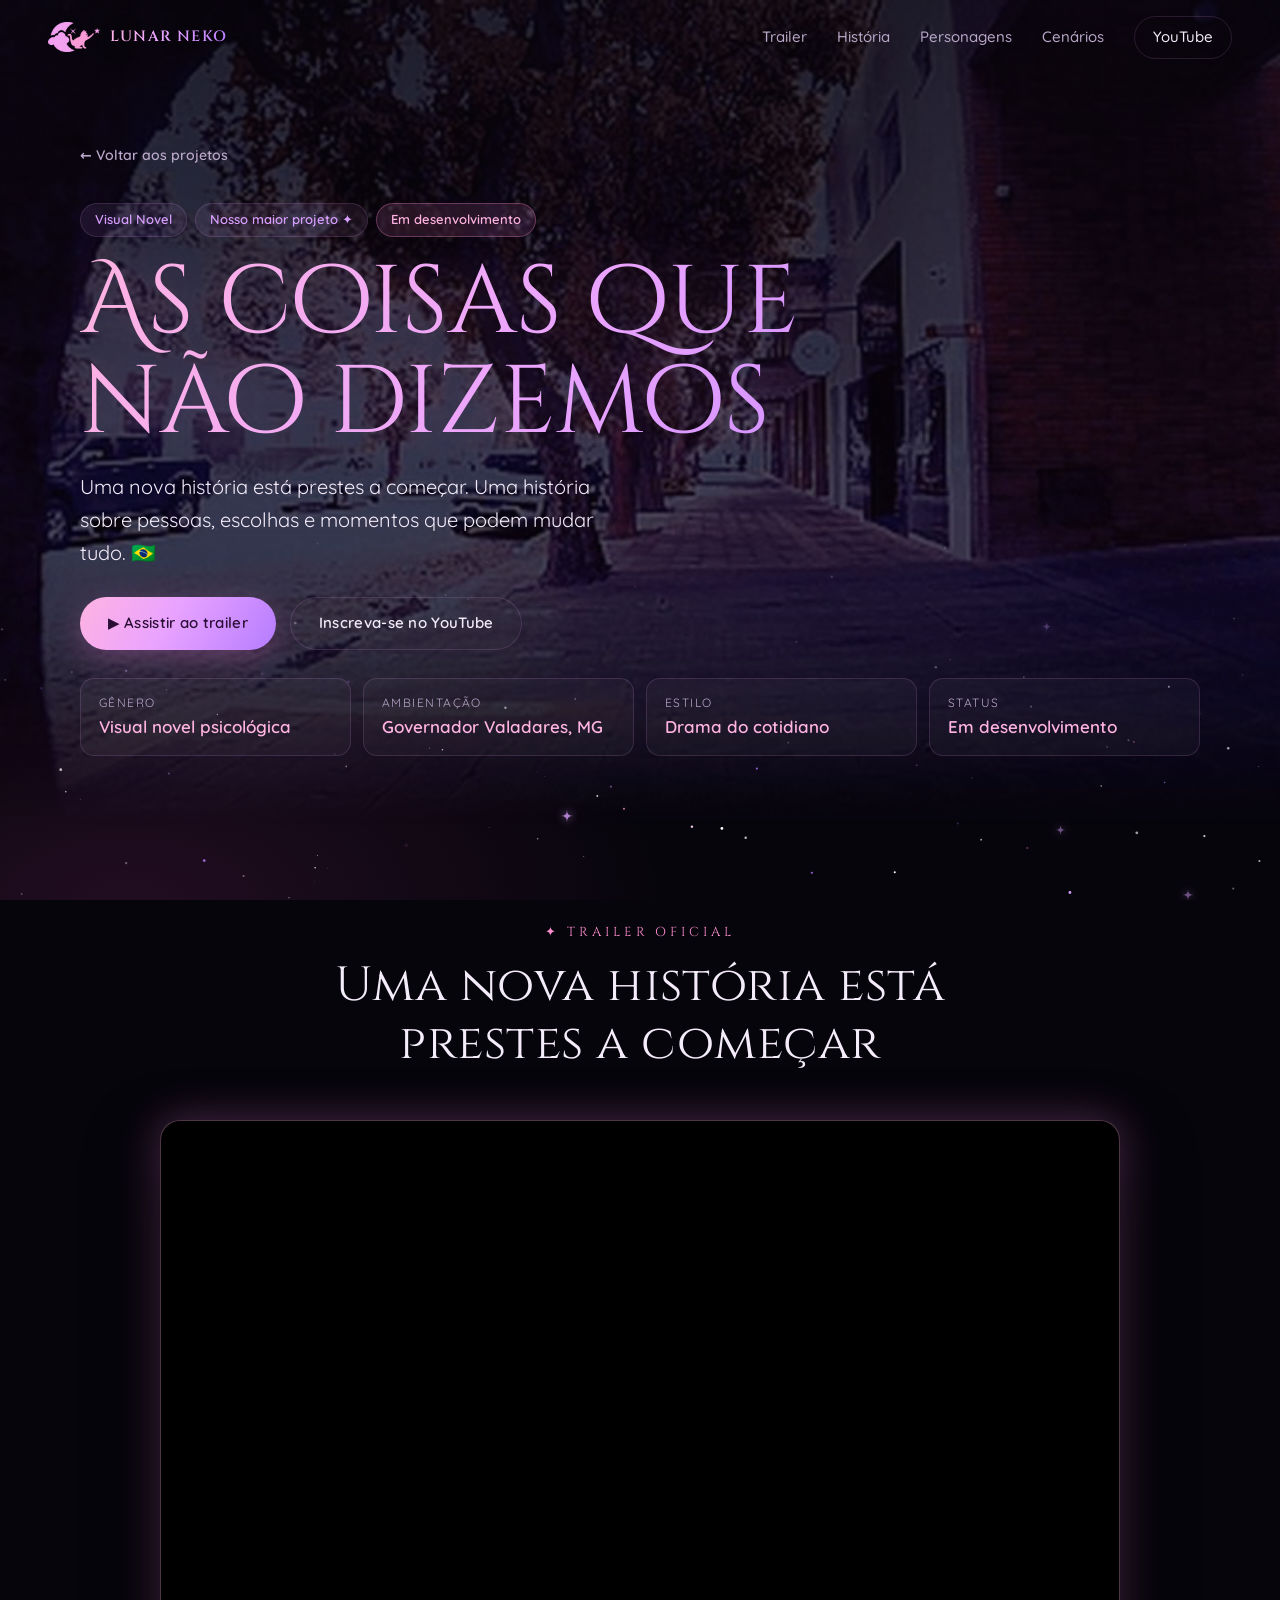
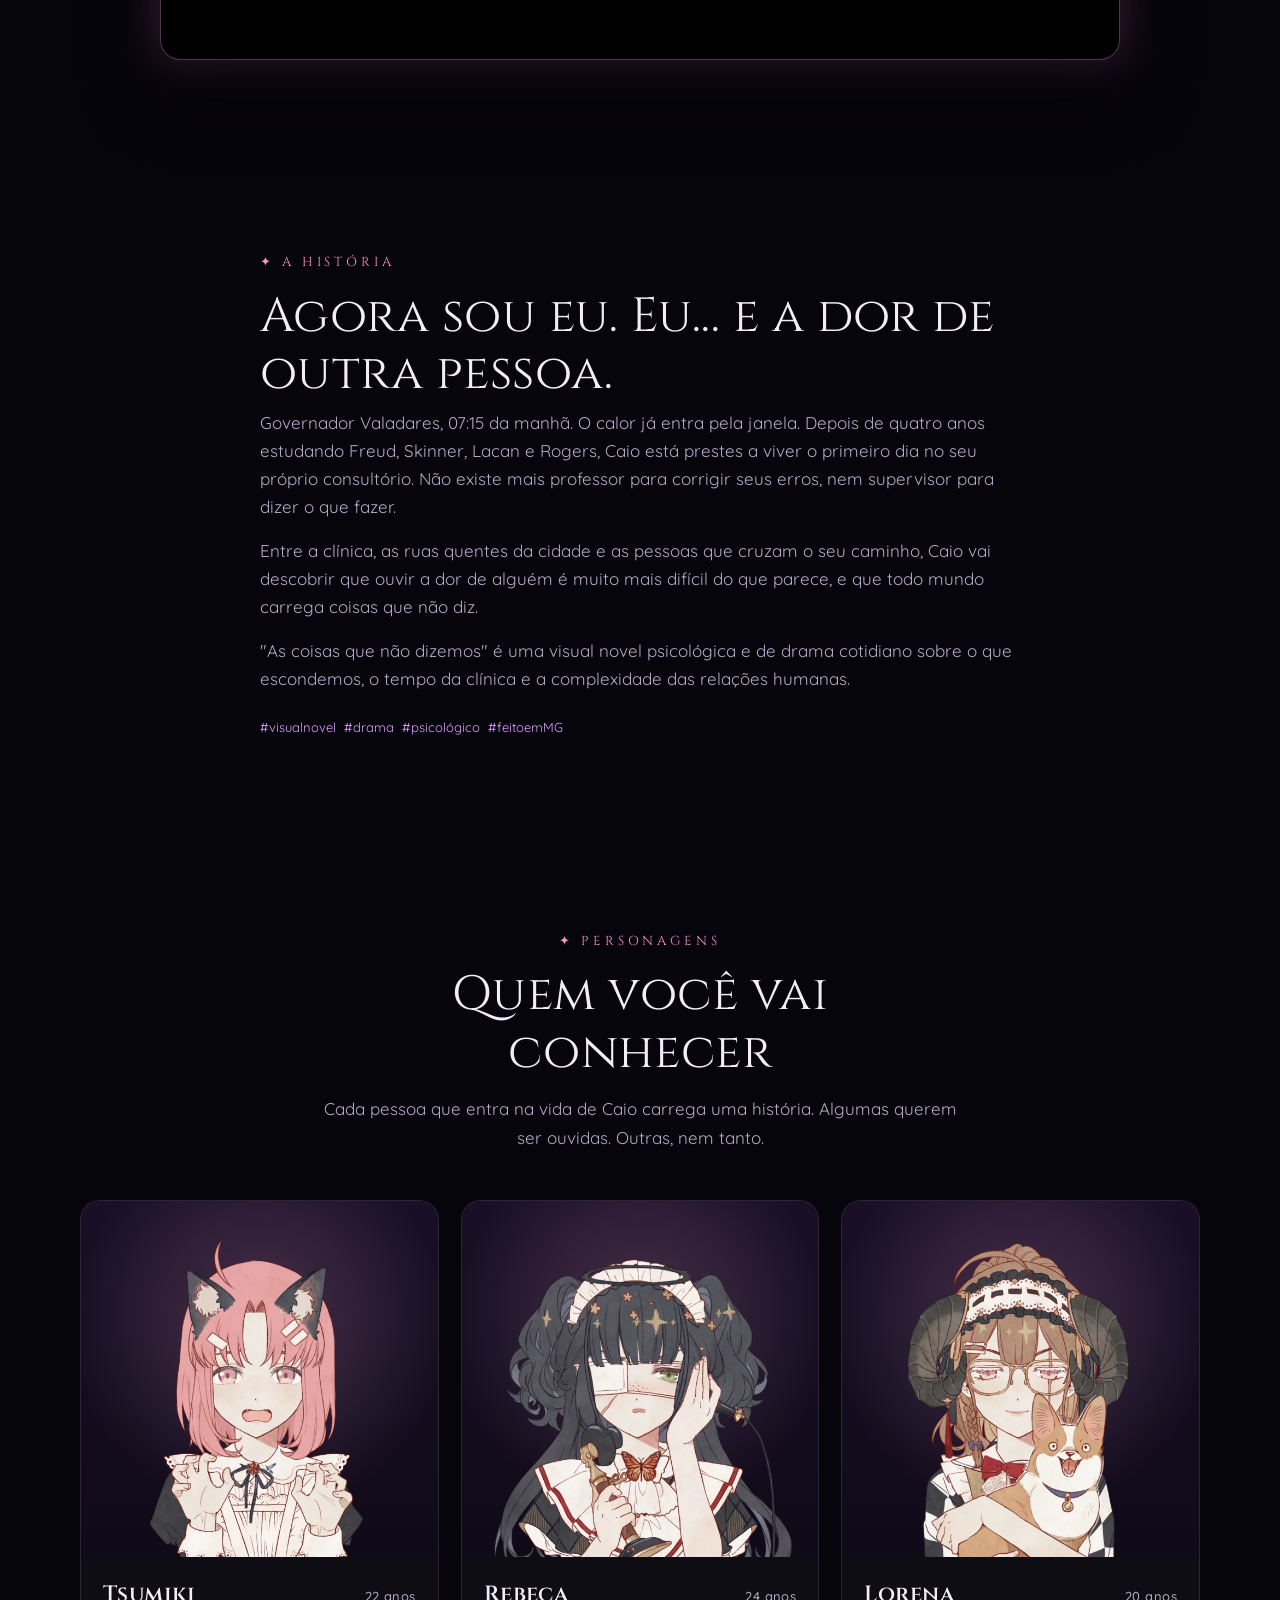
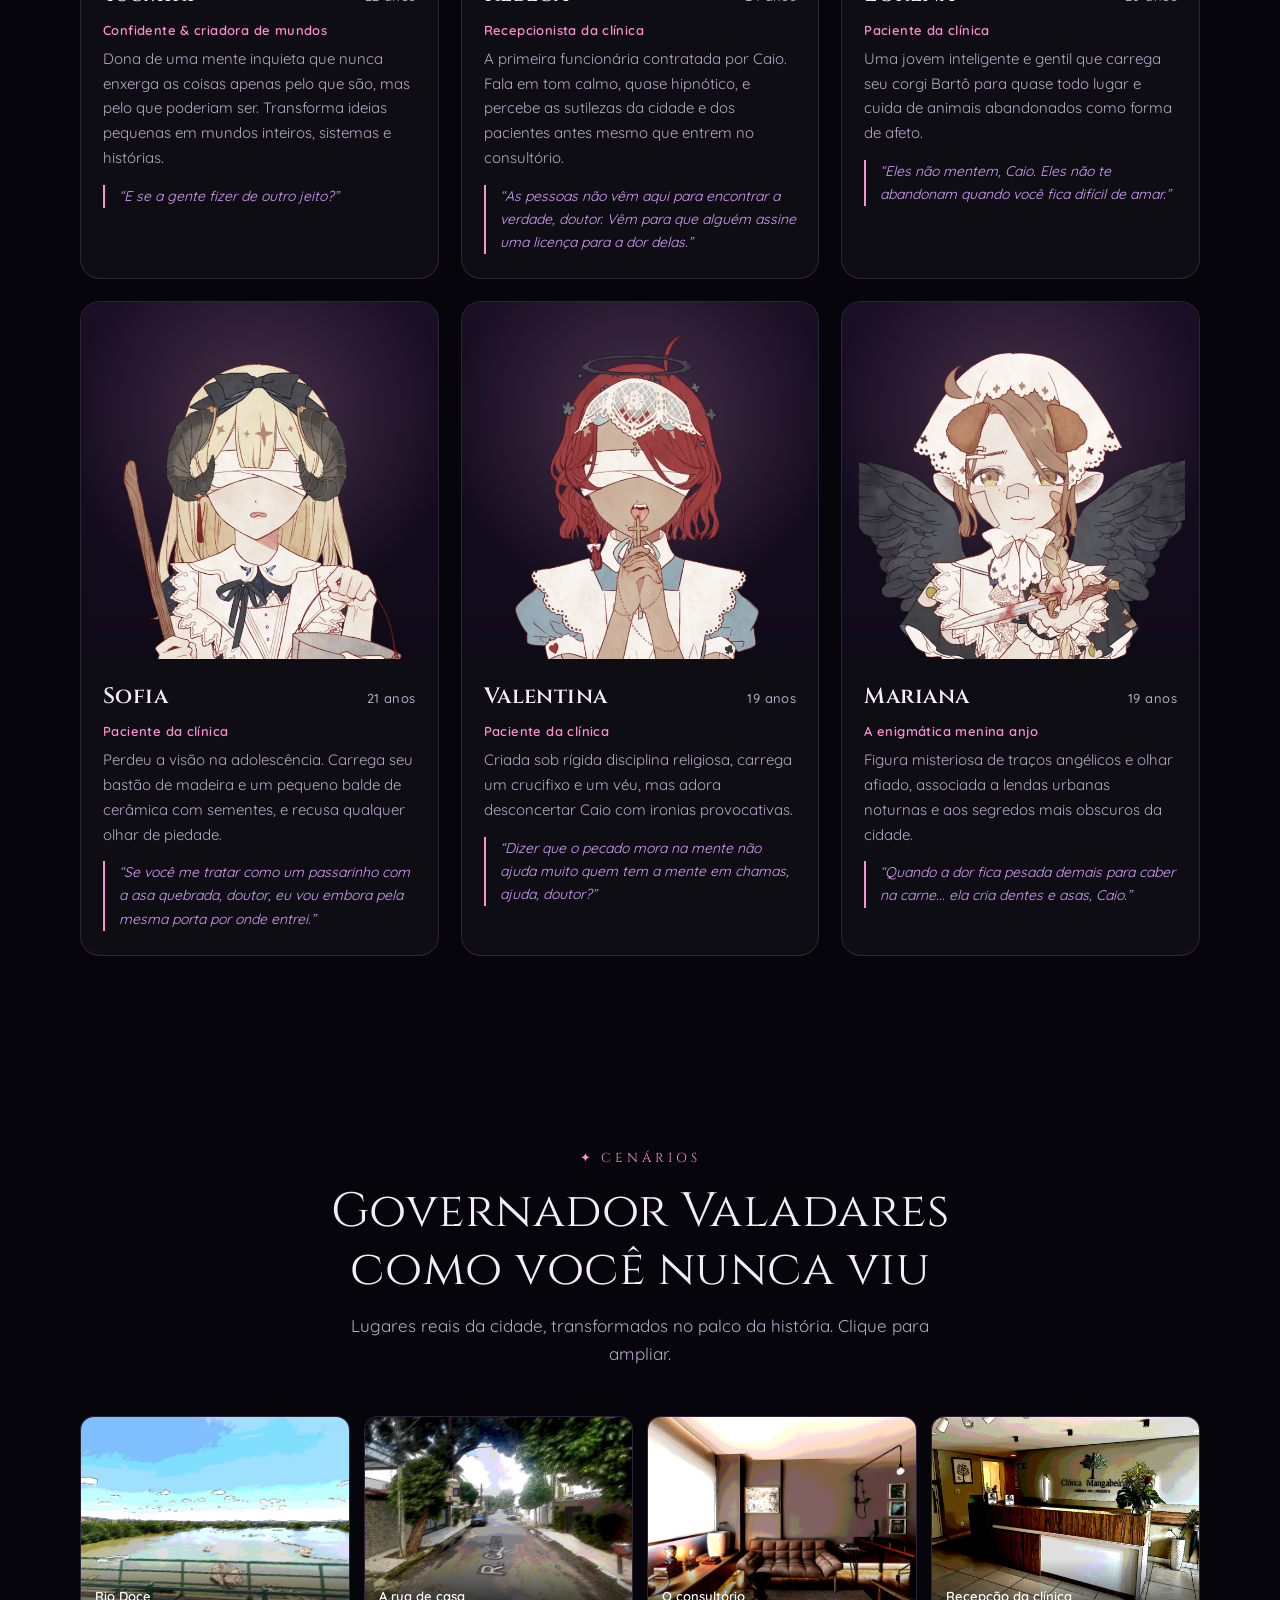
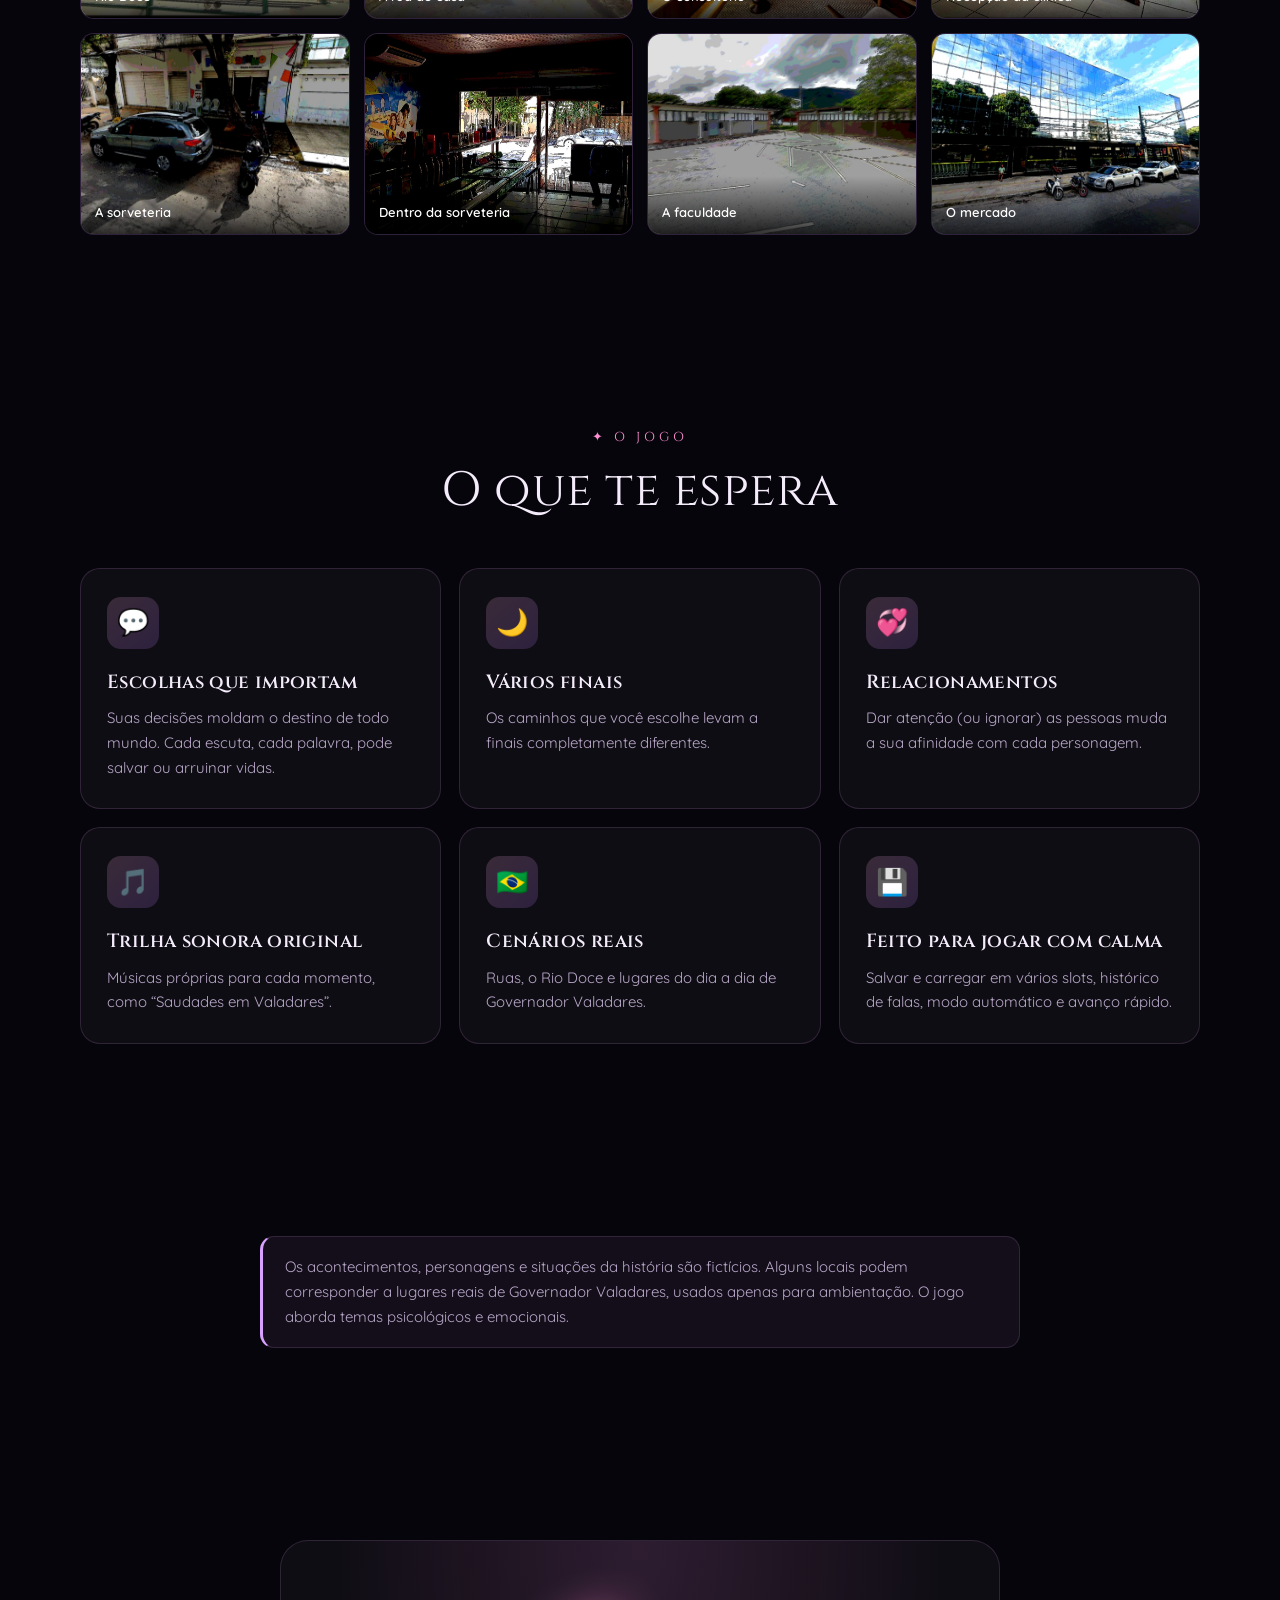
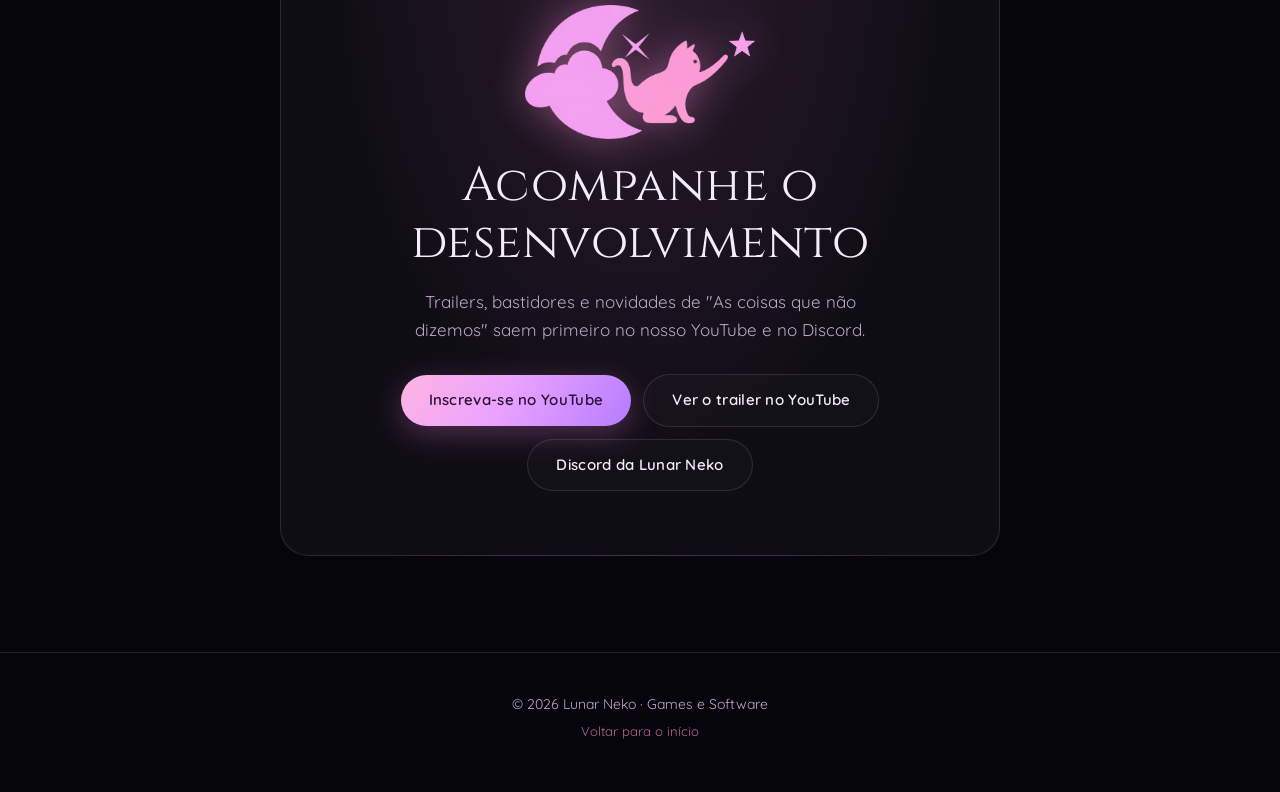
<file: projetos/as-coisas-que-nao-dizemos.html>
<!doctype html>
<html lang="pt-BR">
<head>
  <meta charset="utf-8">
  <meta name="viewport" content="width=device-width, initial-scale=1">
  <title>As coisas que não dizemos · Lunar Neko</title>
  <meta name="description" content="As coisas que não dizemos: visual novel psicológica da Lunar Neko, ambientada em Governador Valadares, MG. Uma história sobre pessoas, escolhas e momentos que podem mudar tudo.">
  <link rel="canonical" href="https://tsumikiyuki.github.io/lunarneko/projetos/as-coisas-que-nao-dizemos.html">
  <meta property="og:site_name" content="Lunar Neko">
  <meta property="og:locale" content="pt_BR">
  <meta property="og:type" content="website">
  <meta property="og:title" content="As coisas que não dizemos · Lunar Neko">
  <meta property="og:description" content="As coisas que não dizemos: visual novel psicológica da Lunar Neko, ambientada em Governador Valadares, MG. Uma história sobre pessoas, escolhas e momentos que podem mudar tudo.">
  <meta property="og:url" content="https://tsumikiyuki.github.io/lunarneko/projetos/as-coisas-que-nao-dizemos.html">
  <meta property="og:image" content="https://tsumikiyuki.github.io/lunarneko/assets/projetos/as-coisas-que-nao-dizemos/abertura.jpg">
  <meta name="twitter:card" content="summary_large_image">
  <meta name="twitter:site" content="@lunarnekogames">
  <meta name="twitter:title" content="As coisas que não dizemos · Lunar Neko">
  <meta name="twitter:description" content="As coisas que não dizemos: visual novel psicológica da Lunar Neko, ambientada em Governador Valadares, MG. Uma história sobre pessoas, escolhas e momentos que podem mudar tudo.">
  <meta name="twitter:image" content="https://tsumikiyuki.github.io/lunarneko/assets/projetos/as-coisas-que-nao-dizemos/abertura.jpg">
  <meta name="theme-color" content="#07050c">
  <link rel="icon" href="../assets/favicon.png" type="image/png">
  <link rel="preconnect" href="https://fonts.googleapis.com">
  <link rel="preconnect" href="https://fonts.gstatic.com" crossorigin>
  <link href="https://fonts.googleapis.com/css2?family=Cinzel+Decorative:wght@400;700&family=Cinzel:wght@400;600&family=Quicksand:wght@400;500;600&display=swap" rel="stylesheet">
  <link rel="stylesheet" href="../style.css">
</head>
<body>
  <canvas id="sky" aria-hidden="true"></canvas>

  <header class="nav" id="nav">
    <a class="brand" href="../index.html" aria-label="Lunar Neko, início">
      <img src="../assets/logo-simbolo.png" alt="" width="52" height="30">
      <span>Lunar Neko</span>
    </a>
    <button class="nav-toggle" id="navToggle" aria-label="Abrir menu" aria-expanded="false">
      <span></span><span></span>
    </button>
    <nav class="nav-links" id="navLinks">
      <a href="#trailer">Trailer</a>
      <a href="#historia">História</a>
      <a href="#personagens">Personagens</a>
      <a href="#cenarios">Cenários</a>
      <a href="https://www.youtube.com/@Lunarnekogames" class="nav-cta" target="_blank" rel="noopener">YouTube</a>
    </nav>
  </header>

  <main>
    <!-- TOPO -->
    <section class="vn-hero">
      <video class="featured-bg" autoplay muted loop playsinline poster="../assets/projetos/as-coisas-que-nao-dizemos/abertura.jpg" aria-hidden="true">
        <source src="../assets/projetos/as-coisas-que-nao-dizemos/abertura.mp4" type="video/mp4">
      </video>
      <div class="featured-shade"></div>
      <div class="container">
        <a class="back-link" href="../index.html#projetos">← Voltar aos projetos</a>
        <div class="pill-row">
          <span class="pill">Visual Novel</span>
          <span class="pill">Nosso maior projeto ✦</span>
          <span class="pill pill-dev">Em desenvolvimento</span>
        </div>
        <h1 class="project-title">As coisas que<br>não dizemos</h1>
        <p class="project-lead">Uma nova história está prestes a começar. Uma história sobre pessoas, escolhas e momentos que podem mudar tudo. 🇧🇷</p>
        <div class="hero-actions left">
          <a class="btn btn-primary" href="#trailer">▶ Assistir ao trailer</a>
          <a class="btn btn-ghost" href="https://www.youtube.com/@Lunarnekogames" target="_blank" rel="noopener">Inscreva-se no YouTube</a>
        </div>
        <ul class="details">
          <li><span>Gênero</span><strong>Visual novel psicológica</strong></li>
          <li><span>Ambientação</span><strong>Governador Valadares, MG</strong></li>
          <li><span>Estilo</span><strong>Drama do cotidiano</strong></li>
          <li><span>Status</span><strong>Em desenvolvimento</strong></li>
        </ul>
      </div>
    </section>

    <!-- TRAILER -->
    <section class="section section-tight" id="trailer">
      <div class="container">
        <div class="section-head reveal">
          <p class="eyebrow">✦ Trailer oficial</p>
          <h2>Uma nova história está prestes a começar</h2>
        </div>
        <div class="trailer reveal">
          <iframe src="https://www.youtube-nocookie.com/embed/NdwRu_sf5LM?rel=0" title="Trailer de As coisas que não dizemos" allow="accelerometer; autoplay; clipboard-write; encrypted-media; gyroscope; picture-in-picture; web-share" allowfullscreen loading="lazy"></iframe>
        </div>
      </div>
    </section>

    <!-- HISTÓRIA -->
    <section class="section section-tight" id="historia">
      <div class="container narrow reveal">
        <p class="eyebrow">✦ A história</p>
        <h2>Agora sou eu. Eu... e a dor de outra pessoa.</h2>
        <div class="story">
          <p>Governador Valadares, 07:15 da manhã. O calor já entra pela janela. Depois de quatro anos estudando Freud, Skinner, Lacan e Rogers, Caio está prestes a viver o primeiro dia no seu próprio consultório. Não existe mais professor para corrigir seus erros, nem supervisor para dizer o que fazer.</p>
          <p>Entre a clínica, as ruas quentes da cidade e as pessoas que cruzam o seu caminho, Caio vai descobrir que ouvir a dor de alguém é muito mais difícil do que parece, e que todo mundo carrega coisas que não diz.</p>
          <p>"As coisas que não dizemos" é uma visual novel psicológica e de drama cotidiano sobre o que escondemos, o tempo da clínica e a complexidade das relações humanas.</p>
          <div class="hashtags"><span>#visualnovel</span><span>#drama</span><span>#psicológico</span><span>#feitoemMG</span></div>
        </div>
      </div>
    </section>

    <!-- PERSONAGENS -->
    <section class="section section-tight" id="personagens">
      <div class="container">
        <div class="section-head reveal">
          <p class="eyebrow">✦ Personagens</p>
          <h2>Quem você vai conhecer</h2>
          <p>Cada pessoa que entra na vida de Caio carrega uma história. Algumas querem ser ouvidas. Outras, nem tanto.</p>
        </div>
        <div class="cast">
          <article class="character reveal">
            <div class="character-art"><img src="../assets/projetos/as-coisas-que-nao-dizemos/tsumiki.webp" alt="Tsumiki" loading="lazy" width="600" height="600"></div>
            <div class="character-body">
              <h3>Tsumiki <small>22 anos</small></h3>
              <span class="character-role">Confidente & criadora de mundos</span>
              <p>Dona de uma mente inquieta que nunca enxerga as coisas apenas pelo que são, mas pelo que poderiam ser. Transforma ideias pequenas em mundos inteiros, sistemas e histórias.</p>
              <blockquote>“E se a gente fizer de outro jeito?”</blockquote>
            </div>
          </article>
          <article class="character reveal">
            <div class="character-art"><img src="../assets/projetos/as-coisas-que-nao-dizemos/recepcionista.webp" alt="Rebeca" loading="lazy" width="600" height="600"></div>
            <div class="character-body">
              <h3>Rebeca <small>24 anos</small></h3>
              <span class="character-role">Recepcionista da clínica</span>
              <p>A primeira funcionária contratada por Caio. Fala em tom calmo, quase hipnótico, e percebe as sutilezas da cidade e dos pacientes antes mesmo que entrem no consultório.</p>
              <blockquote>“As pessoas não vêm aqui para encontrar a verdade, doutor. Vêm para que alguém assine uma licença para a dor delas.”</blockquote>
            </div>
          </article>
          <article class="character reveal">
            <div class="character-art"><img src="../assets/projetos/as-coisas-que-nao-dizemos/menina_animais.webp" alt="Lorena" loading="lazy" width="600" height="600"></div>
            <div class="character-body">
              <h3>Lorena <small>20 anos</small></h3>
              <span class="character-role">Paciente da clínica</span>
              <p>Uma jovem inteligente e gentil que carrega seu corgi Bartô para quase todo lugar e cuida de animais abandonados como forma de afeto.</p>
              <blockquote>“Eles não mentem, Caio. Eles não te abandonam quando você fica difícil de amar.”</blockquote>
            </div>
          </article>
          <article class="character reveal">
            <div class="character-art"><img src="../assets/projetos/as-coisas-que-nao-dizemos/menina_cega.webp" alt="Sofia" loading="lazy" width="600" height="600"></div>
            <div class="character-body">
              <h3>Sofia <small>21 anos</small></h3>
              <span class="character-role">Paciente da clínica</span>
              <p>Perdeu a visão na adolescência. Carrega seu bastão de madeira e um pequeno balde de cerâmica com sementes, e recusa qualquer olhar de piedade.</p>
              <blockquote>“Se você me tratar como um passarinho com a asa quebrada, doutor, eu vou embora pela mesma porta por onde entrei.”</blockquote>
            </div>
          </article>
          <article class="character reveal">
            <div class="character-art"><img src="../assets/projetos/as-coisas-que-nao-dizemos/menina_religiosa.webp" alt="Valentina" loading="lazy" width="600" height="600"></div>
            <div class="character-body">
              <h3>Valentina <small>19 anos</small></h3>
              <span class="character-role">Paciente da clínica</span>
              <p>Criada sob rígida disciplina religiosa, carrega um crucifixo e um véu, mas adora desconcertar Caio com ironias provocativas.</p>
              <blockquote>“Dizer que o pecado mora na mente não ajuda muito quem tem a mente em chamas, ajuda, doutor?”</blockquote>
            </div>
          </article>
          <article class="character reveal">
            <div class="character-art"><img src="../assets/projetos/as-coisas-que-nao-dizemos/menina_anjo.webp" alt="Mariana" loading="lazy" width="600" height="600"></div>
            <div class="character-body">
              <h3>Mariana <small>19 anos</small></h3>
              <span class="character-role">A enigmática menina anjo</span>
              <p>Figura misteriosa de traços angélicos e olhar afiado, associada a lendas urbanas noturnas e aos segredos mais obscuros da cidade.</p>
              <blockquote>“Quando a dor fica pesada demais para caber na carne... ela cria dentes e asas, Caio.”</blockquote>
            </div>
          </article>
        </div>
      </div>
    </section>

    <!-- CENÁRIOS -->
    <section class="section section-tight" id="cenarios">
      <div class="container">
        <div class="section-head reveal">
          <p class="eyebrow">✦ Cenários</p>
          <h2>Governador Valadares como você nunca viu</h2>
          <p>Lugares reais da cidade, transformados no palco da história. Clique para ampliar.</p>
        </div>
        <div class="gallery places reveal">
          <a href="../assets/projetos/as-coisas-que-nao-dizemos/rio_doce.jpg"><img src="../assets/projetos/as-coisas-que-nao-dizemos/rio_doce.jpg" alt="Cenário: Rio Doce" loading="lazy"><span class="place-caption">Rio Doce</span></a>
          <a href="../assets/projetos/as-coisas-que-nao-dizemos/rua_casa.jpg"><img src="../assets/projetos/as-coisas-que-nao-dizemos/rua_casa.jpg" alt="Cenário: A rua de casa" loading="lazy"><span class="place-caption">A rua de casa</span></a>
          <a href="../assets/projetos/as-coisas-que-nao-dizemos/clinica_consultorio.jpg"><img src="../assets/projetos/as-coisas-que-nao-dizemos/clinica_consultorio.jpg" alt="Cenário: O consultório" loading="lazy"><span class="place-caption">O consultório</span></a>
          <a href="../assets/projetos/as-coisas-que-nao-dizemos/clinica_recepcao.jpg"><img src="../assets/projetos/as-coisas-que-nao-dizemos/clinica_recepcao.jpg" alt="Cenário: Recepção da clínica" loading="lazy"><span class="place-caption">Recepção da clínica</span></a>
          <a href="../assets/projetos/as-coisas-que-nao-dizemos/sorveteria_fora.jpg"><img src="../assets/projetos/as-coisas-que-nao-dizemos/sorveteria_fora.jpg" alt="Cenário: A sorveteria" loading="lazy"><span class="place-caption">A sorveteria</span></a>
          <a href="../assets/projetos/as-coisas-que-nao-dizemos/sorveteria_dentro.jpg"><img src="../assets/projetos/as-coisas-que-nao-dizemos/sorveteria_dentro.jpg" alt="Cenário: Dentro da sorveteria" loading="lazy"><span class="place-caption">Dentro da sorveteria</span></a>
          <a href="../assets/projetos/as-coisas-que-nao-dizemos/faculdade_fora.jpg"><img src="../assets/projetos/as-coisas-que-nao-dizemos/faculdade_fora.jpg" alt="Cenário: A faculdade" loading="lazy"><span class="place-caption">A faculdade</span></a>
          <a href="../assets/projetos/as-coisas-que-nao-dizemos/mercado_fora.jpg"><img src="../assets/projetos/as-coisas-que-nao-dizemos/mercado_fora.jpg" alt="Cenário: O mercado" loading="lazy"><span class="place-caption">O mercado</span></a>
        </div>
      </div>
    </section>

    <!-- RECURSOS -->
    <section class="section section-tight">
      <div class="container">
        <div class="section-head reveal">
          <p class="eyebrow">✦ O jogo</p>
          <h2>O que te espera</h2>
        </div>
        <div class="vn-features">
          <article class="feature reveal">
            <span class="feature-icon" aria-hidden="true">💬</span>
            <h3>Escolhas que importam</h3>
            <p>Suas decisões moldam o destino de todo mundo. Cada escuta, cada palavra, pode salvar ou arruinar vidas.</p>
          </article>
          <article class="feature reveal">
            <span class="feature-icon" aria-hidden="true">🌙</span>
            <h3>Vários finais</h3>
            <p>Os caminhos que você escolhe levam a finais completamente diferentes.</p>
          </article>
          <article class="feature reveal">
            <span class="feature-icon" aria-hidden="true">💞</span>
            <h3>Relacionamentos</h3>
            <p>Dar atenção (ou ignorar) as pessoas muda a sua afinidade com cada personagem.</p>
          </article>
          <article class="feature reveal">
            <span class="feature-icon" aria-hidden="true">🎵</span>
            <h3>Trilha sonora original</h3>
            <p>Músicas próprias para cada momento, como “Saudades em Valadares”.</p>
          </article>
          <article class="feature reveal">
            <span class="feature-icon" aria-hidden="true">🇧🇷</span>
            <h3>Cenários reais</h3>
            <p>Ruas, o Rio Doce e lugares do dia a dia de Governador Valadares.</p>
          </article>
          <article class="feature reveal">
            <span class="feature-icon" aria-hidden="true">💾</span>
            <h3>Feito para jogar com calma</h3>
            <p>Salvar e carregar em vários slots, histórico de falas, modo automático e avanço rápido.</p>
          </article>
        </div>
      </div>
    </section>

    <section class="section-tight">
      <div class="container">
        <p class="content-note reveal">Os acontecimentos, personagens e situações da história são fictícios. Alguns locais podem corresponder a lugares reais de Governador Valadares, usados apenas para ambientação. O jogo aborda temas psicológicos e emocionais.</p>
      </div>
    </section>

    <!-- CTA FINAL -->
    <section class="section section-tight">
      <div class="container">
        <div class="contact reveal">
          <img src="../assets/logo-simbolo.png" alt="" width="640" height="371">
          <h2>Acompanhe o desenvolvimento</h2>
          <p>Trailers, bastidores e novidades de "As coisas que não dizemos" saem primeiro no nosso YouTube e no Discord.</p>
          <div class="socials">
            <a class="btn btn-primary" href="https://www.youtube.com/@Lunarnekogames" target="_blank" rel="noopener">Inscreva-se no YouTube</a>
            <a class="btn btn-ghost" href="https://youtu.be/NdwRu_sf5LM" target="_blank" rel="noopener">Ver o trailer no YouTube</a>
            <a class="btn btn-ghost" href="https://discord.gg/G4x75J5" target="_blank" rel="noopener">Discord da Lunar Neko</a>
          </div>
        </div>
      </div>
    </section>
  </main>

  <footer class="footer">
    <p>© <span id="year"></span> Lunar Neko · Games e Software</p>
    <p class="footer-small"><a href="../index.html">Voltar para o início</a></p>
  </footer>

  <script src="../script.js"></script>
</body>
</html>
</file>
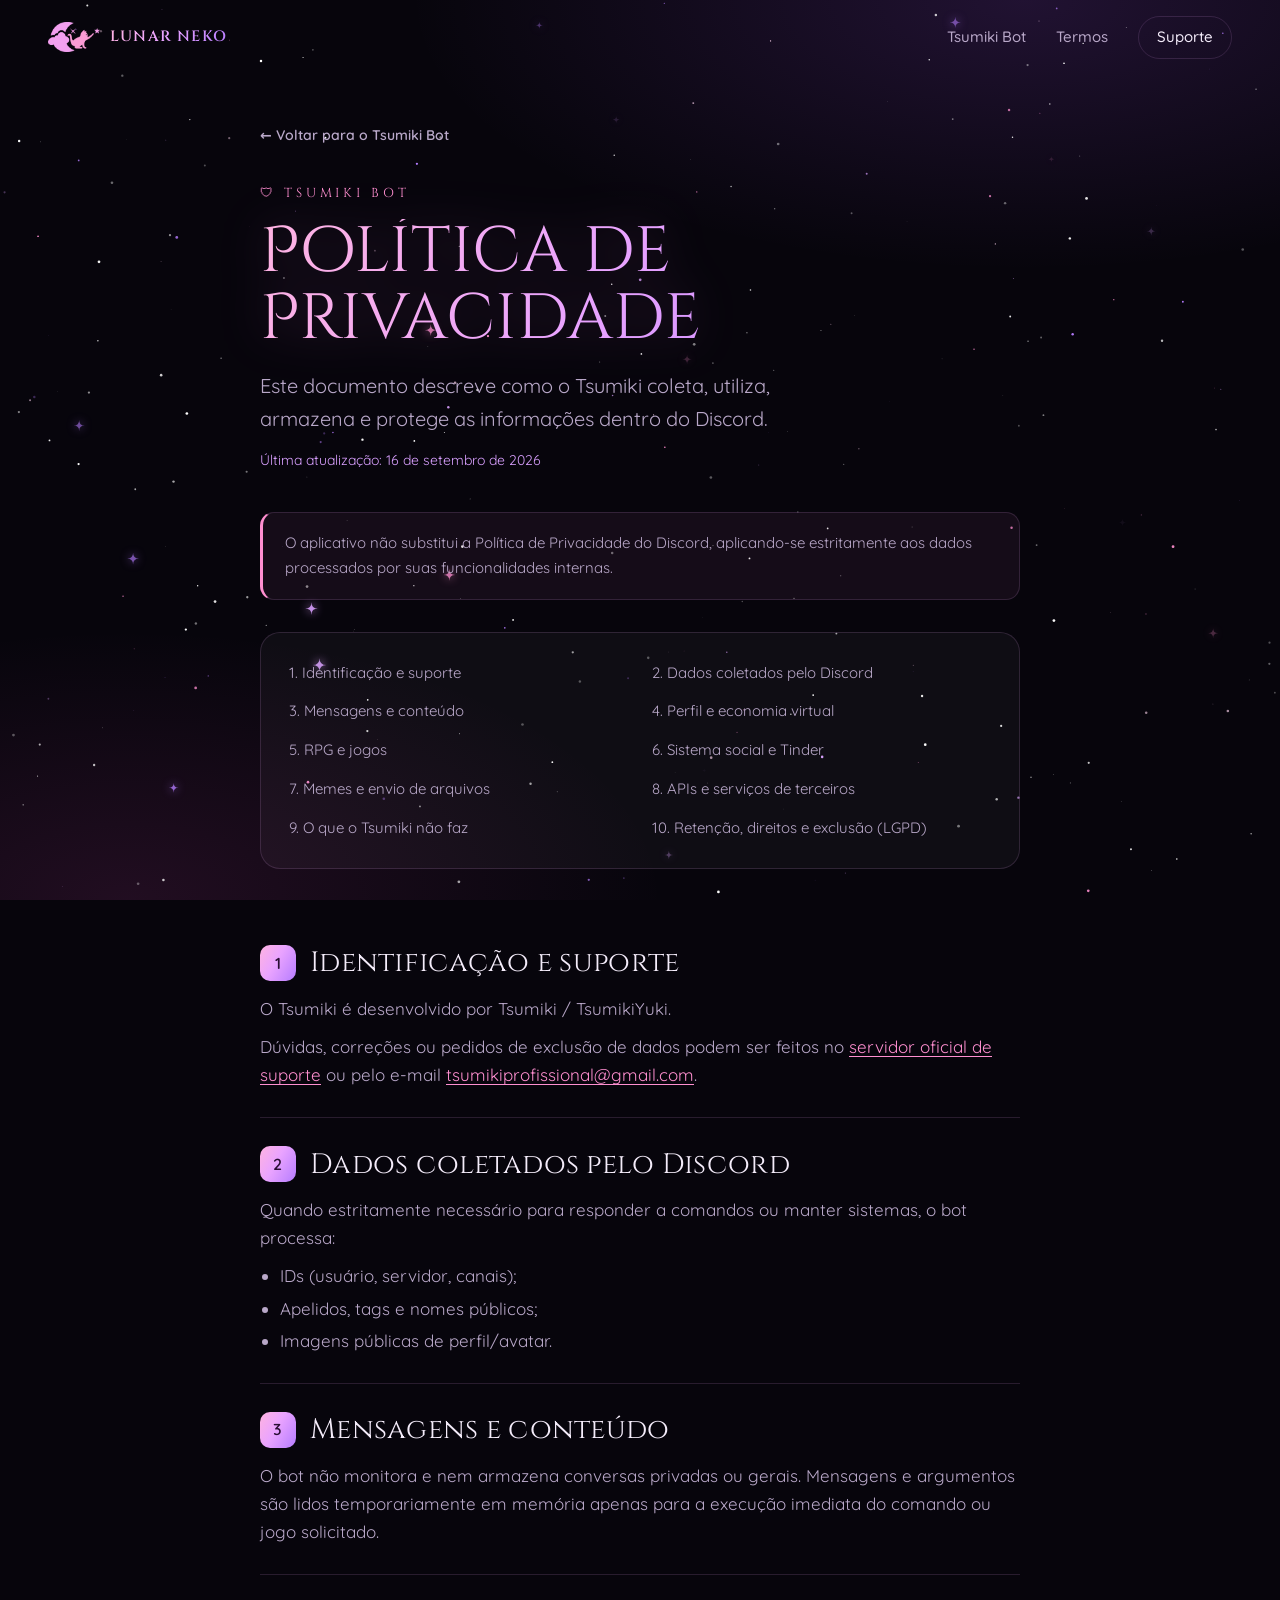
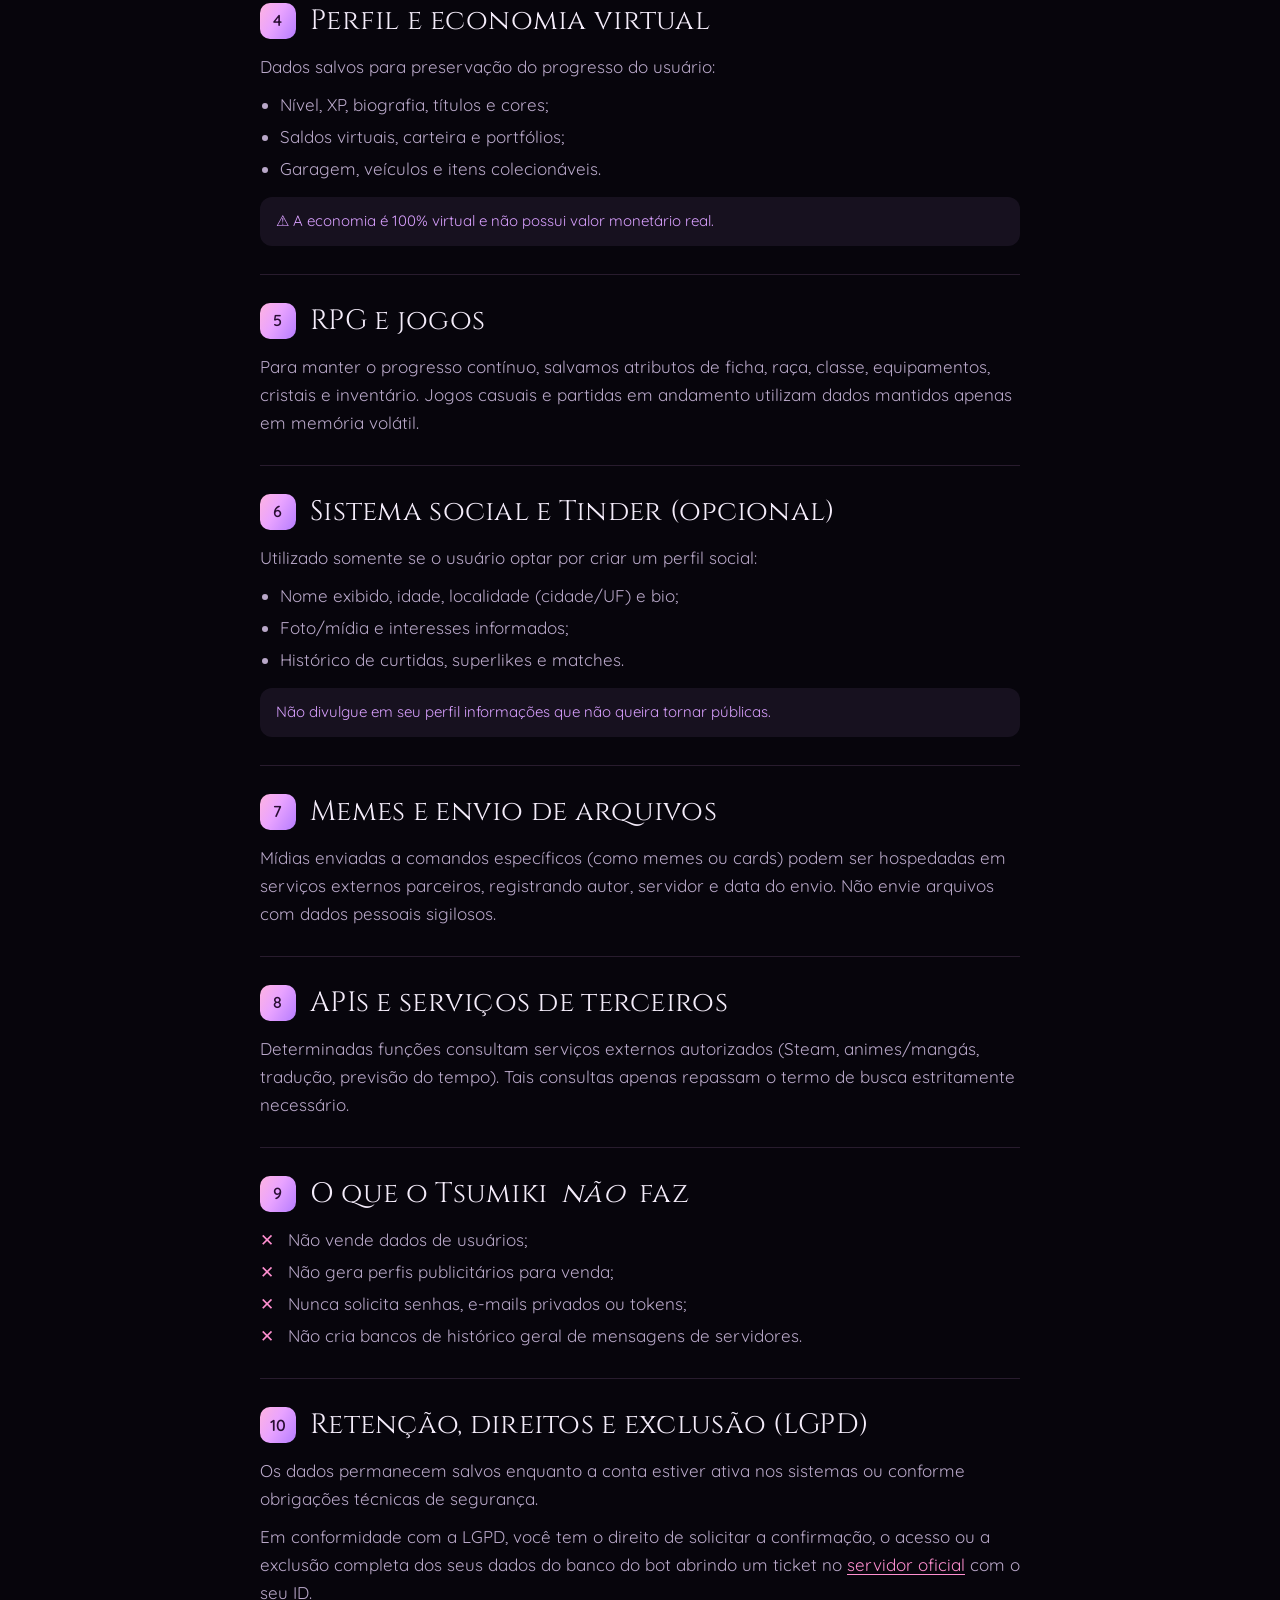
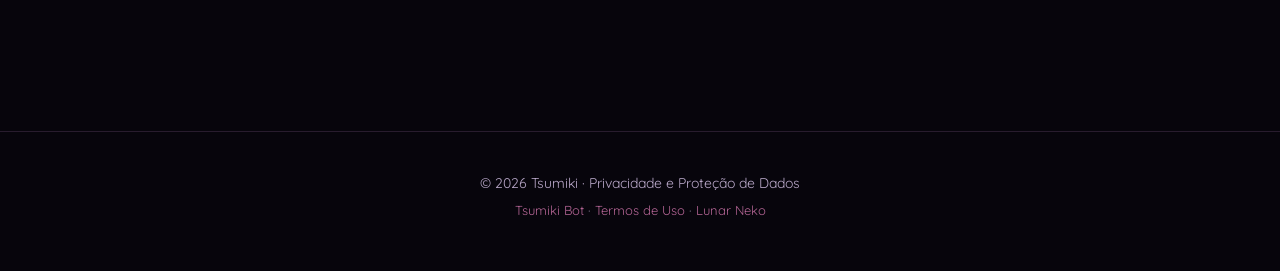
<file: projetos/tsumiki-bot-privacidade.html>
<!doctype html>
<html lang="pt-BR">
<head>
  <meta charset="utf-8">
  <meta name="viewport" content="width=device-width, initial-scale=1">
  <title>Política de Privacidade · Tsumiki Bot</title>
  <meta name="description" content="Como o Tsumiki Bot coleta, utiliza, armazena e protege as informações dentro do Discord.">
  <link rel="canonical" href="https://tsumikiyuki.github.io/lunarneko/projetos/tsumiki-bot-privacidade.html">
  <meta property="og:site_name" content="Lunar Neko">
  <meta property="og:locale" content="pt_BR">
  <meta property="og:type" content="article">
  <meta property="og:title" content="Política de Privacidade · Tsumiki Bot">
  <meta property="og:description" content="Como o Tsumiki Bot coleta, utiliza, armazena e protege as informações dentro do Discord.">
  <meta property="og:url" content="https://tsumikiyuki.github.io/lunarneko/projetos/tsumiki-bot-privacidade.html">
  <meta property="og:image" content="https://tsumikiyuki.github.io/lunarneko/assets/projetos/tsumiki-bot.jpg">
  <meta name="twitter:card" content="summary">
  <meta name="twitter:site" content="@lunarnekogames">
  <meta name="twitter:title" content="Política de Privacidade · Tsumiki Bot">
  <meta name="twitter:description" content="Como o Tsumiki Bot coleta, utiliza, armazena e protege as informações dentro do Discord.">
  <meta name="twitter:image" content="https://tsumikiyuki.github.io/lunarneko/assets/projetos/tsumiki-bot.jpg">
  <meta name="theme-color" content="#07050c">
  <link rel="icon" href="../assets/favicon.png" type="image/png">
  <link rel="preconnect" href="https://fonts.googleapis.com">
  <link rel="preconnect" href="https://fonts.gstatic.com" crossorigin>
  <link href="https://fonts.googleapis.com/css2?family=Cinzel+Decorative:wght@400;700&family=Cinzel:wght@400;600&family=Quicksand:wght@400;500;600&display=swap" rel="stylesheet">
  <link rel="stylesheet" href="../style.css">
</head>
<body>
  <canvas id="sky" aria-hidden="true"></canvas>

  <header class="nav" id="nav">
    <a class="brand" href="../index.html" aria-label="Lunar Neko, início">
      <img src="../assets/logo-simbolo.png" alt="" width="52" height="30">
      <span>Lunar Neko</span>
    </a>
    <button class="nav-toggle" id="navToggle" aria-label="Abrir menu" aria-expanded="false">
      <span></span><span></span>
    </button>
    <nav class="nav-links" id="navLinks">
      <a href="tsumiki-bot.html">Tsumiki Bot</a>
      <a href="tsumiki-bot-termos.html">Termos</a>
      <a href="https://discord.gg/G4x75J5" class="nav-cta" target="_blank" rel="noopener">Suporte</a>
    </nav>
  </header>

  <main>
    <section class="project-hero legal-hero">
      <div class="container narrow">
        <a class="back-link" href="tsumiki-bot.html">← Voltar para o Tsumiki Bot</a>
        <p class="eyebrow">🛡 Tsumiki Bot</p>
        <h1 class="project-title legal-title">Política de Privacidade</h1>
        <p class="project-lead">Este documento descreve como o Tsumiki coleta, utiliza, armazena e protege as informações dentro do Discord.</p>
        <p class="legal-updated">Última atualização: 16 de setembro de 2026</p>
      </div>
    </section>

    <section class="section-tight legal-section">
      <div class="container narrow">
        <div class="legal-note">
          O aplicativo não substitui a Política de Privacidade do Discord, aplicando-se estritamente aos dados processados por suas funcionalidades internas.
        </div>

        <nav class="legal-toc" aria-label="Seções">
          <a href="#identificacao">1. Identificação e suporte</a>
          <a href="#dados">2. Dados coletados pelo Discord</a>
          <a href="#mensagens">3. Mensagens e conteúdo</a>
          <a href="#perfil">4. Perfil e economia virtual</a>
          <a href="#rpg">5. RPG e jogos</a>
          <a href="#social">6. Sistema social e Tinder</a>
          <a href="#memes">7. Memes e envio de arquivos</a>
          <a href="#apis">8. APIs e serviços de terceiros</a>
          <a href="#nao-faz">9. O que o Tsumiki não faz</a>
          <a href="#lgpd">10. Retenção, direitos e exclusão (LGPD)</a>
        </nav>

        <article class="legal">
          <section id="identificacao">
            <h2><span>1</span>Identificação e suporte</h2>
            <p>O Tsumiki é desenvolvido por Tsumiki / TsumikiYuki.</p>
            <p>Dúvidas, correções ou pedidos de exclusão de dados podem ser feitos no <a href="https://discord.gg/G4x75J5" target="_blank" rel="noopener">servidor oficial de suporte</a> ou pelo e-mail <a href="mailto:tsumikiprofissional@gmail.com">tsumikiprofissional@gmail.com</a>.</p>
          </section>

          <section id="dados">
            <h2><span>2</span>Dados coletados pelo Discord</h2>
            <p>Quando estritamente necessário para responder a comandos ou manter sistemas, o bot processa:</p>
            <ul>
              <li>IDs (usuário, servidor, canais);</li>
              <li>Apelidos, tags e nomes públicos;</li>
              <li>Imagens públicas de perfil/avatar.</li>
            </ul>
          </section>

          <section id="mensagens">
            <h2><span>3</span>Mensagens e conteúdo</h2>
            <p>O bot não monitora e nem armazena conversas privadas ou gerais. Mensagens e argumentos são lidos temporariamente em memória apenas para a execução imediata do comando ou jogo solicitado.</p>
          </section>

          <section id="perfil">
            <h2><span>4</span>Perfil e economia virtual</h2>
            <p>Dados salvos para preservação do progresso do usuário:</p>
            <ul>
              <li>Nível, XP, biografia, títulos e cores;</li>
              <li>Saldos virtuais, carteira e portfólios;</li>
              <li>Garagem, veículos e itens colecionáveis.</li>
            </ul>
            <p class="legal-alert">⚠ A economia é 100% virtual e não possui valor monetário real.</p>
          </section>

          <section id="rpg">
            <h2><span>5</span>RPG e jogos</h2>
            <p>Para manter o progresso contínuo, salvamos atributos de ficha, raça, classe, equipamentos, cristais e inventário. Jogos casuais e partidas em andamento utilizam dados mantidos apenas em memória volátil.</p>
          </section>

          <section id="social">
            <h2><span>6</span>Sistema social e Tinder (opcional)</h2>
            <p>Utilizado somente se o usuário optar por criar um perfil social:</p>
            <ul>
              <li>Nome exibido, idade, localidade (cidade/UF) e bio;</li>
              <li>Foto/mídia e interesses informados;</li>
              <li>Histórico de curtidas, superlikes e matches.</li>
            </ul>
            <p class="legal-alert">Não divulgue em seu perfil informações que não queira tornar públicas.</p>
          </section>

          <section id="memes">
            <h2><span>7</span>Memes e envio de arquivos</h2>
            <p>Mídias enviadas a comandos específicos (como memes ou cards) podem ser hospedadas em serviços externos parceiros, registrando autor, servidor e data do envio. Não envie arquivos com dados pessoais sigilosos.</p>
          </section>

          <section id="apis">
            <h2><span>8</span>APIs e serviços de terceiros</h2>
            <p>Determinadas funções consultam serviços externos autorizados (Steam, animes/mangás, tradução, previsão do tempo). Tais consultas apenas repassam o termo de busca estritamente necessário.</p>
          </section>

          <section id="nao-faz">
            <h2><span>9</span>O que o Tsumiki <em>não</em> faz</h2>
            <ul class="legal-checks">
              <li>Não vende dados de usuários;</li>
              <li>Não gera perfis publicitários para venda;</li>
              <li>Nunca solicita senhas, e-mails privados ou tokens;</li>
              <li>Não cria bancos de histórico geral de mensagens de servidores.</li>
            </ul>
          </section>

          <section id="lgpd">
            <h2><span>10</span>Retenção, direitos e exclusão (LGPD)</h2>
            <p>Os dados permanecem salvos enquanto a conta estiver ativa nos sistemas ou conforme obrigações técnicas de segurança.</p>
            <p>Em conformidade com a LGPD, você tem o direito de solicitar a confirmação, o acesso ou a exclusão completa dos seus dados do banco do bot abrindo um ticket no <a href="https://discord.gg/G4x75J5" target="_blank" rel="noopener">servidor oficial</a> com o seu ID.</p>
          </section>
        </article>
      </div>
    </section>
  </main>

  <footer class="footer">
    <p>© <span id="year"></span> Tsumiki · Privacidade e Proteção de Dados</p>
    <p class="footer-small"><a href="tsumiki-bot.html">Tsumiki Bot</a> · <a href="tsumiki-bot-termos.html">Termos de Uso</a> · <a href="../index.html">Lunar Neko</a></p>
  </footer>

  <script src="../script.js"></script>
</body>
</html>
</file>
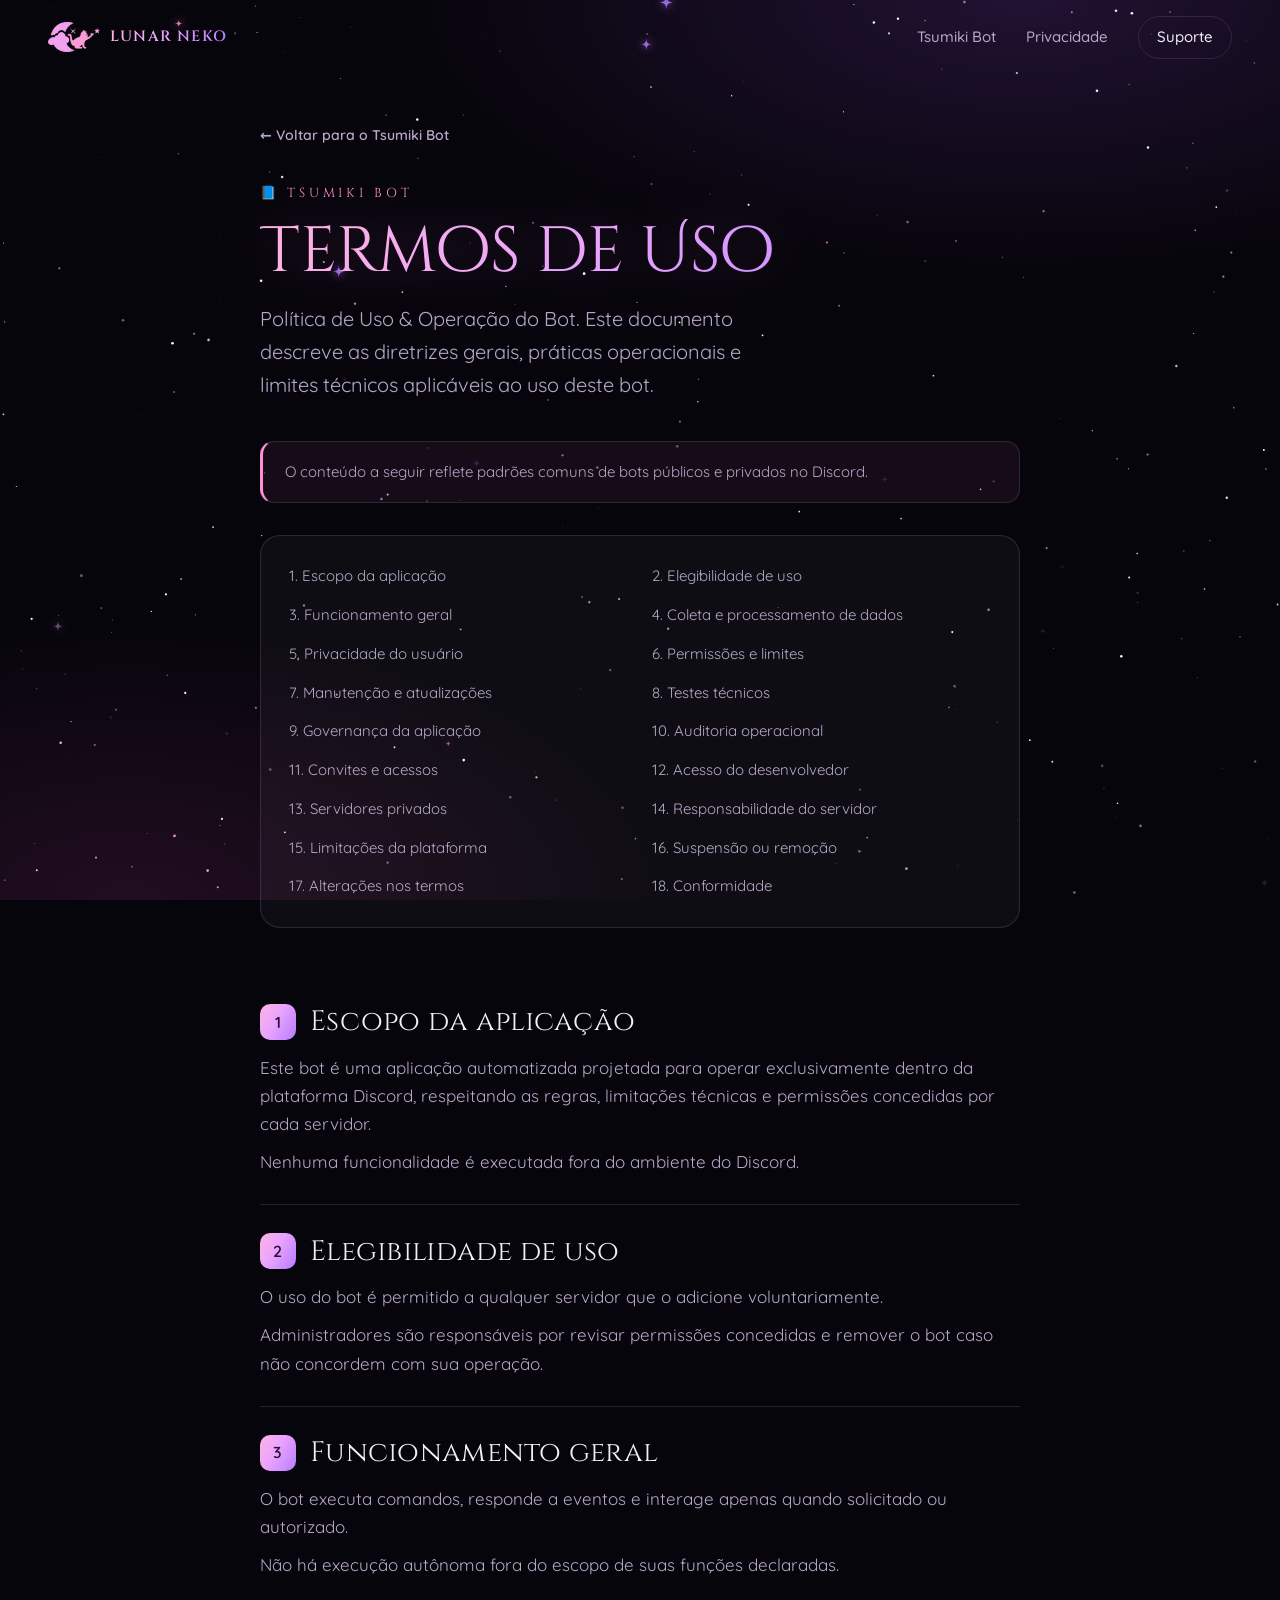
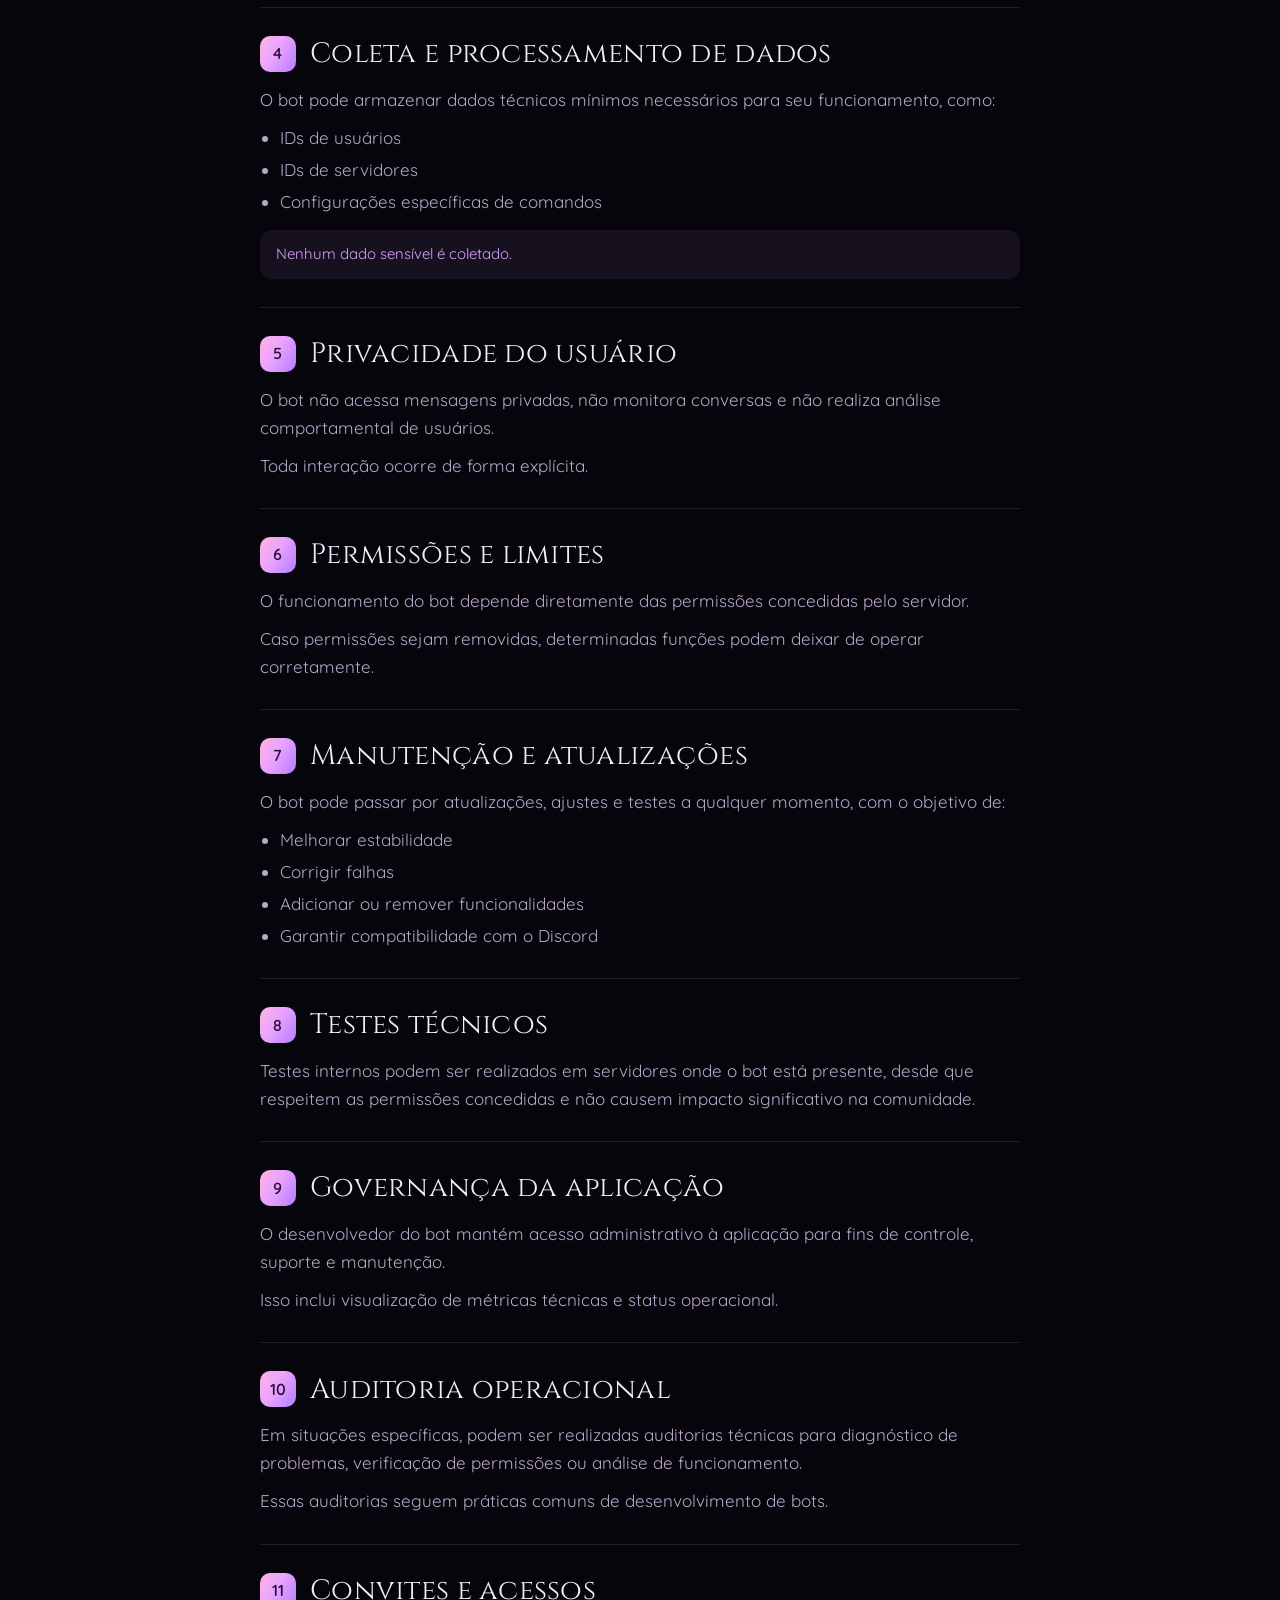
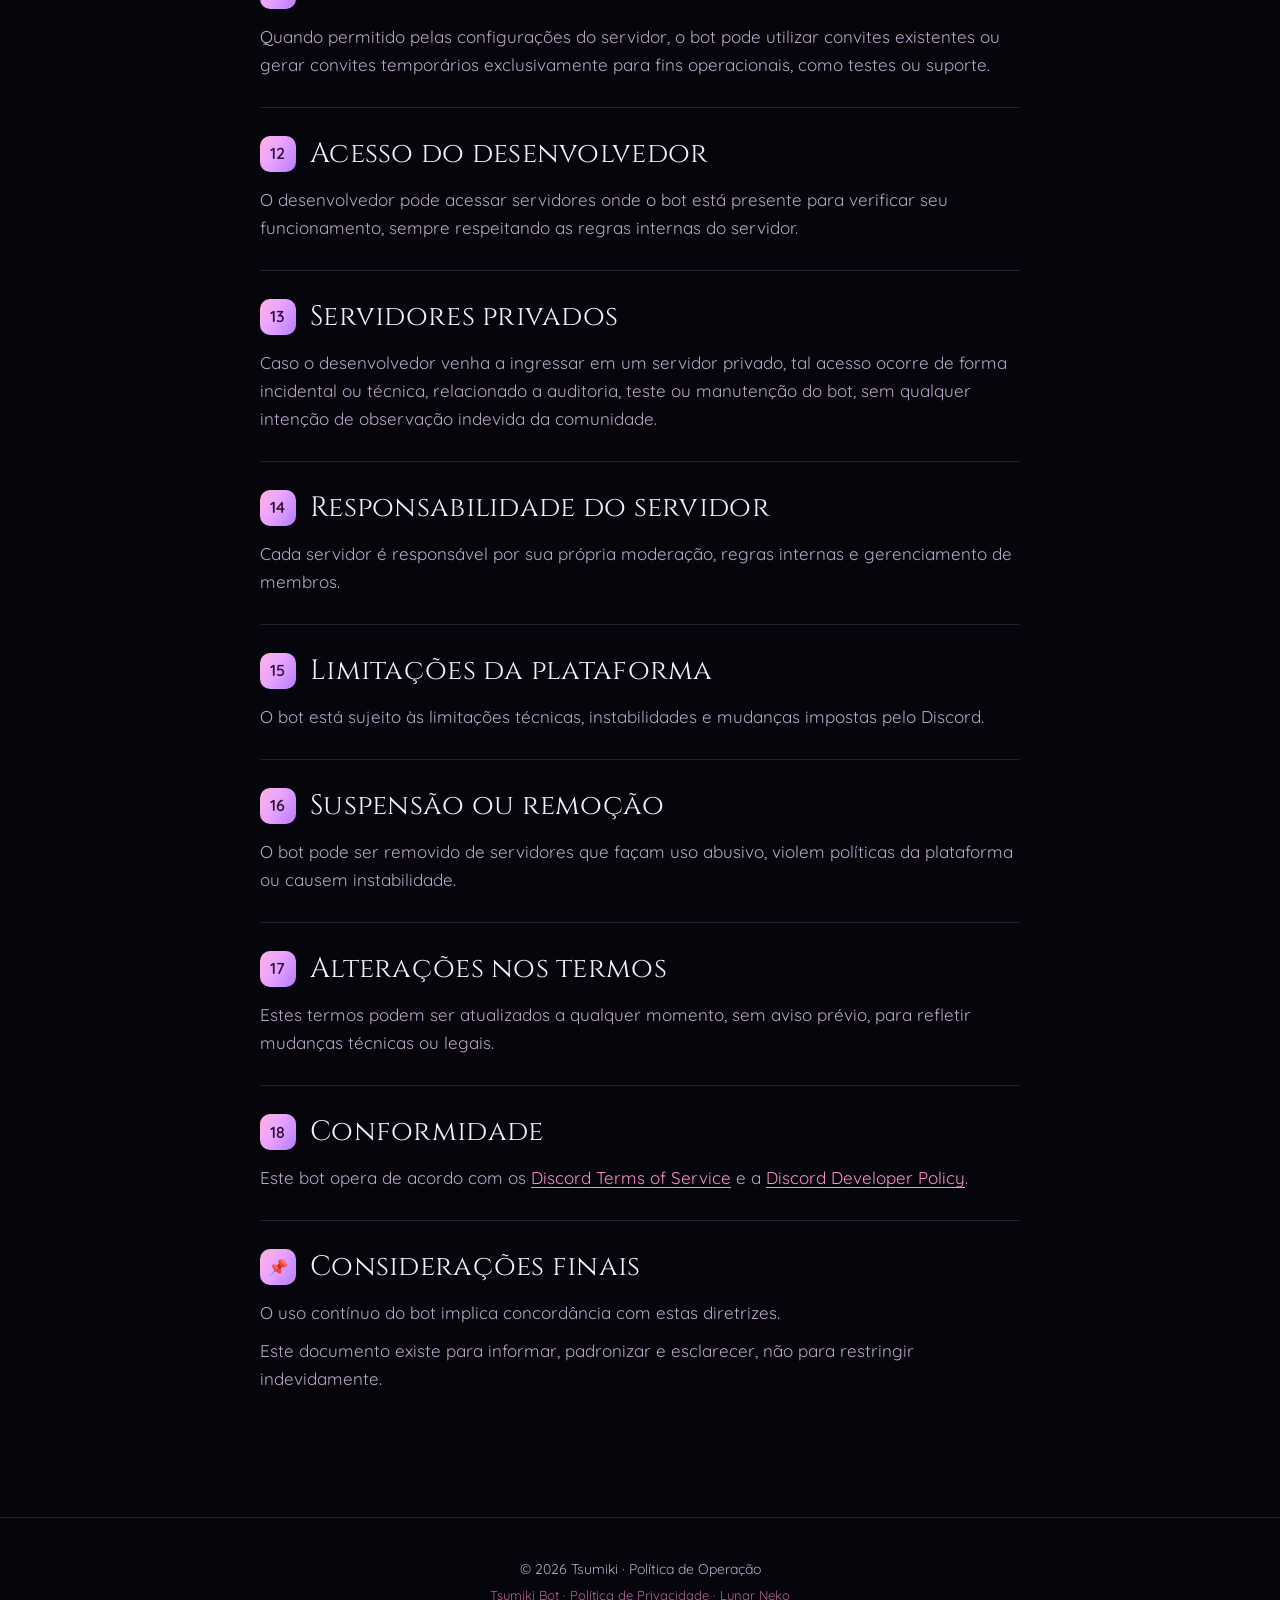
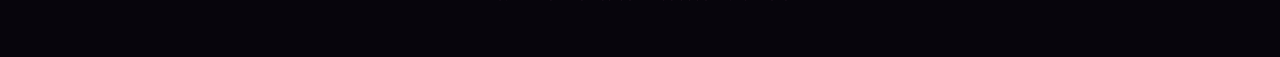
<file: projetos/tsumiki-bot-termos.html>
<!doctype html>
<html lang="pt-BR">
<head>
  <meta charset="utf-8">
  <meta name="viewport" content="width=device-width, initial-scale=1">
  <title>Termos de Uso · Tsumiki Bot</title>
  <meta name="description" content="Política de Uso e Operação do Tsumiki Bot: diretrizes gerais, práticas operacionais e limites técnicos do bot no Discord.">
  <link rel="canonical" href="https://tsumikiyuki.github.io/lunarneko/projetos/tsumiki-bot-termos.html">
  <meta property="og:site_name" content="Lunar Neko">
  <meta property="og:locale" content="pt_BR">
  <meta property="og:type" content="article">
  <meta property="og:title" content="Termos de Uso · Tsumiki Bot">
  <meta property="og:description" content="Política de Uso e Operação do Tsumiki Bot: diretrizes gerais, práticas operacionais e limites técnicos do bot no Discord.">
  <meta property="og:url" content="https://tsumikiyuki.github.io/lunarneko/projetos/tsumiki-bot-termos.html">
  <meta property="og:image" content="https://tsumikiyuki.github.io/lunarneko/assets/projetos/tsumiki-bot.jpg">
  <meta name="twitter:card" content="summary">
  <meta name="twitter:site" content="@lunarnekogames">
  <meta name="twitter:title" content="Termos de Uso · Tsumiki Bot">
  <meta name="twitter:description" content="Política de Uso e Operação do Tsumiki Bot: diretrizes gerais, práticas operacionais e limites técnicos do bot no Discord.">
  <meta name="twitter:image" content="https://tsumikiyuki.github.io/lunarneko/assets/projetos/tsumiki-bot.jpg">
  <meta name="theme-color" content="#07050c">
  <link rel="icon" href="../assets/favicon.png" type="image/png">
  <link rel="preconnect" href="https://fonts.googleapis.com">
  <link rel="preconnect" href="https://fonts.gstatic.com" crossorigin>
  <link href="https://fonts.googleapis.com/css2?family=Cinzel+Decorative:wght@400;700&family=Cinzel:wght@400;600&family=Quicksand:wght@400;500;600&display=swap" rel="stylesheet">
  <link rel="stylesheet" href="../style.css">
</head>
<body>
  <canvas id="sky" aria-hidden="true"></canvas>

  <header class="nav" id="nav">
    <a class="brand" href="../index.html" aria-label="Lunar Neko, início">
      <img src="../assets/logo-simbolo.png" alt="" width="52" height="30">
      <span>Lunar Neko</span>
    </a>
    <button class="nav-toggle" id="navToggle" aria-label="Abrir menu" aria-expanded="false">
      <span></span><span></span>
    </button>
    <nav class="nav-links" id="navLinks">
      <a href="tsumiki-bot.html">Tsumiki Bot</a>
      <a href="tsumiki-bot-privacidade.html">Privacidade</a>
      <a href="https://discord.gg/G4x75J5" class="nav-cta" target="_blank" rel="noopener">Suporte</a>
    </nav>
  </header>

  <main>
    <section class="project-hero legal-hero">
      <div class="container narrow">
        <a class="back-link" href="tsumiki-bot.html">← Voltar para o Tsumiki Bot</a>
        <p class="eyebrow">📘 Tsumiki Bot</p>
        <h1 class="project-title legal-title">Termos de Uso</h1>
        <p class="project-lead">Política de Uso &amp; Operação do Bot. Este documento descreve as diretrizes gerais, práticas operacionais e limites técnicos aplicáveis ao uso deste bot.</p>
      </div>
    </section>

    <section class="section-tight legal-section">
      <div class="container narrow">
        <div class="legal-note">
          O conteúdo a seguir reflete padrões comuns de bots públicos e privados no Discord.
        </div>

        <nav class="legal-toc" aria-label="Seções">
          <a href="#escopo">1. Escopo da aplicação</a>
          <a href="#elegibilidade">2. Elegibilidade de uso</a>
          <a href="#funcionamento">3. Funcionamento geral</a>
          <a href="#dados">4. Coleta e processamento de dados</a>
          <a href="#privacidade">5. Privacidade do usuário</a>
          <a href="#permissoes">6. Permissões e limites</a>
          <a href="#manutencao">7. Manutenção e atualizações</a>
          <a href="#testes">8. Testes técnicos</a>
          <a href="#governanca">9. Governança da aplicação</a>
          <a href="#auditoria">10. Auditoria operacional</a>
          <a href="#convites">11. Convites e acessos</a>
          <a href="#acesso-dev">12. Acesso do desenvolvedor</a>
          <a href="#servidores-privados">13. Servidores privados</a>
          <a href="#responsabilidade">14. Responsabilidade do servidor</a>
          <a href="#limitacoes">15. Limitações da plataforma</a>
          <a href="#suspensao">16. Suspensão ou remoção</a>
          <a href="#alteracoes">17. Alterações nos termos</a>
          <a href="#conformidade">18. Conformidade</a>
        </nav>

        <article class="legal">
          <section id="escopo">
            <h2><span>1</span>Escopo da aplicação</h2>
            <p>Este bot é uma aplicação automatizada projetada para operar exclusivamente dentro da plataforma Discord, respeitando as regras, limitações técnicas e permissões concedidas por cada servidor.</p>
            <p>Nenhuma funcionalidade é executada fora do ambiente do Discord.</p>
          </section>
          <section id="elegibilidade">
            <h2><span>2</span>Elegibilidade de uso</h2>
            <p>O uso do bot é permitido a qualquer servidor que o adicione voluntariamente.</p>
            <p>Administradores são responsáveis por revisar permissões concedidas e remover o bot caso não concordem com sua operação.</p>
          </section>
          <section id="funcionamento">
            <h2><span>3</span>Funcionamento geral</h2>
            <p>O bot executa comandos, responde a eventos e interage apenas quando solicitado ou autorizado.</p>
            <p>Não há execução autônoma fora do escopo de suas funções declaradas.</p>
          </section>
          <section id="dados">
            <h2><span>4</span>Coleta e processamento de dados</h2>
            <p>O bot pode armazenar dados técnicos mínimos necessários para seu funcionamento, como:</p>
            <ul>
              <li>IDs de usuários</li>
              <li>IDs de servidores</li>
              <li>Configurações específicas de comandos</li>
            </ul>
            <p class="legal-alert">Nenhum dado sensível é coletado.</p>
          </section>
          <section id="privacidade">
            <h2><span>5</span>Privacidade do usuário</h2>
            <p>O bot não acessa mensagens privadas, não monitora conversas e não realiza análise comportamental de usuários.</p>
            <p>Toda interação ocorre de forma explícita.</p>
          </section>
          <section id="permissoes">
            <h2><span>6</span>Permissões e limites</h2>
            <p>O funcionamento do bot depende diretamente das permissões concedidas pelo servidor.</p>
            <p>Caso permissões sejam removidas, determinadas funções podem deixar de operar corretamente.</p>
          </section>
          <section id="manutencao">
            <h2><span>7</span>Manutenção e atualizações</h2>
            <p>O bot pode passar por atualizações, ajustes e testes a qualquer momento, com o objetivo de:</p>
            <ul>
              <li>Melhorar estabilidade</li>
              <li>Corrigir falhas</li>
              <li>Adicionar ou remover funcionalidades</li>
              <li>Garantir compatibilidade com o Discord</li>
            </ul>
          </section>
          <section id="testes">
            <h2><span>8</span>Testes técnicos</h2>
            <p>Testes internos podem ser realizados em servidores onde o bot está presente, desde que respeitem as permissões concedidas e não causem impacto significativo na comunidade.</p>
          </section>
          <section id="governanca">
            <h2><span>9</span>Governança da aplicação</h2>
            <p>O desenvolvedor do bot mantém acesso administrativo à aplicação para fins de controle, suporte e manutenção.</p>
            <p>Isso inclui visualização de métricas técnicas e status operacional.</p>
          </section>
          <section id="auditoria">
            <h2><span>10</span>Auditoria operacional</h2>
            <p>Em situações específicas, podem ser realizadas auditorias técnicas para diagnóstico de problemas, verificação de permissões ou análise de funcionamento.</p>
            <p>Essas auditorias seguem práticas comuns de desenvolvimento de bots.</p>
          </section>
          <section id="convites">
            <h2><span>11</span>Convites e acessos</h2>
            <p>Quando permitido pelas configurações do servidor, o bot pode utilizar convites existentes ou gerar convites temporários exclusivamente para fins operacionais, como testes ou suporte.</p>
          </section>
          <section id="acesso-dev">
            <h2><span>12</span>Acesso do desenvolvedor</h2>
            <p>O desenvolvedor pode acessar servidores onde o bot está presente para verificar seu funcionamento, sempre respeitando as regras internas do servidor.</p>
          </section>
          <section id="servidores-privados">
            <h2><span>13</span>Servidores privados</h2>
            <p>Caso o desenvolvedor venha a ingressar em um servidor privado, tal acesso ocorre de forma incidental ou técnica, relacionado a auditoria, teste ou manutenção do bot, sem qualquer intenção de observação indevida da comunidade.</p>
          </section>
          <section id="responsabilidade">
            <h2><span>14</span>Responsabilidade do servidor</h2>
            <p>Cada servidor é responsável por sua própria moderação, regras internas e gerenciamento de membros.</p>
          </section>
          <section id="limitacoes">
            <h2><span>15</span>Limitações da plataforma</h2>
            <p>O bot está sujeito às limitações técnicas, instabilidades e mudanças impostas pelo Discord.</p>
          </section>
          <section id="suspensao">
            <h2><span>16</span>Suspensão ou remoção</h2>
            <p>O bot pode ser removido de servidores que façam uso abusivo, violem políticas da plataforma ou causem instabilidade.</p>
          </section>
          <section id="alteracoes">
            <h2><span>17</span>Alterações nos termos</h2>
            <p>Estes termos podem ser atualizados a qualquer momento, sem aviso prévio, para refletir mudanças técnicas ou legais.</p>
          </section>
          <section id="conformidade">
            <h2><span>18</span>Conformidade</h2>
            <p>Este bot opera de acordo com os <a href="https://discord.com/terms" target="_blank" rel="noopener">Discord Terms of Service</a> e a <a href="https://discord.com/developers/docs/policies-and-agreements/developer-policy" target="_blank" rel="noopener">Discord Developer Policy</a>.</p>
          </section>
          <section id="consideracoes">
            <h2><span>📌</span>Considerações finais</h2>
            <p>O uso contínuo do bot implica concordância com estas diretrizes.</p>
            <p>Este documento existe para informar, padronizar e esclarecer, não para restringir indevidamente.</p>
          </section>
        </article>
      </div>
    </section>
  </main>

  <footer class="footer">
    <p>© <span id="year"></span> Tsumiki · Política de Operação</p>
    <p class="footer-small"><a href="tsumiki-bot.html">Tsumiki Bot</a> · <a href="tsumiki-bot-privacidade.html">Política de Privacidade</a> · <a href="../index.html">Lunar Neko</a></p>
  </footer>

  <script src="../script.js"></script>
</body>
</html>
</file>
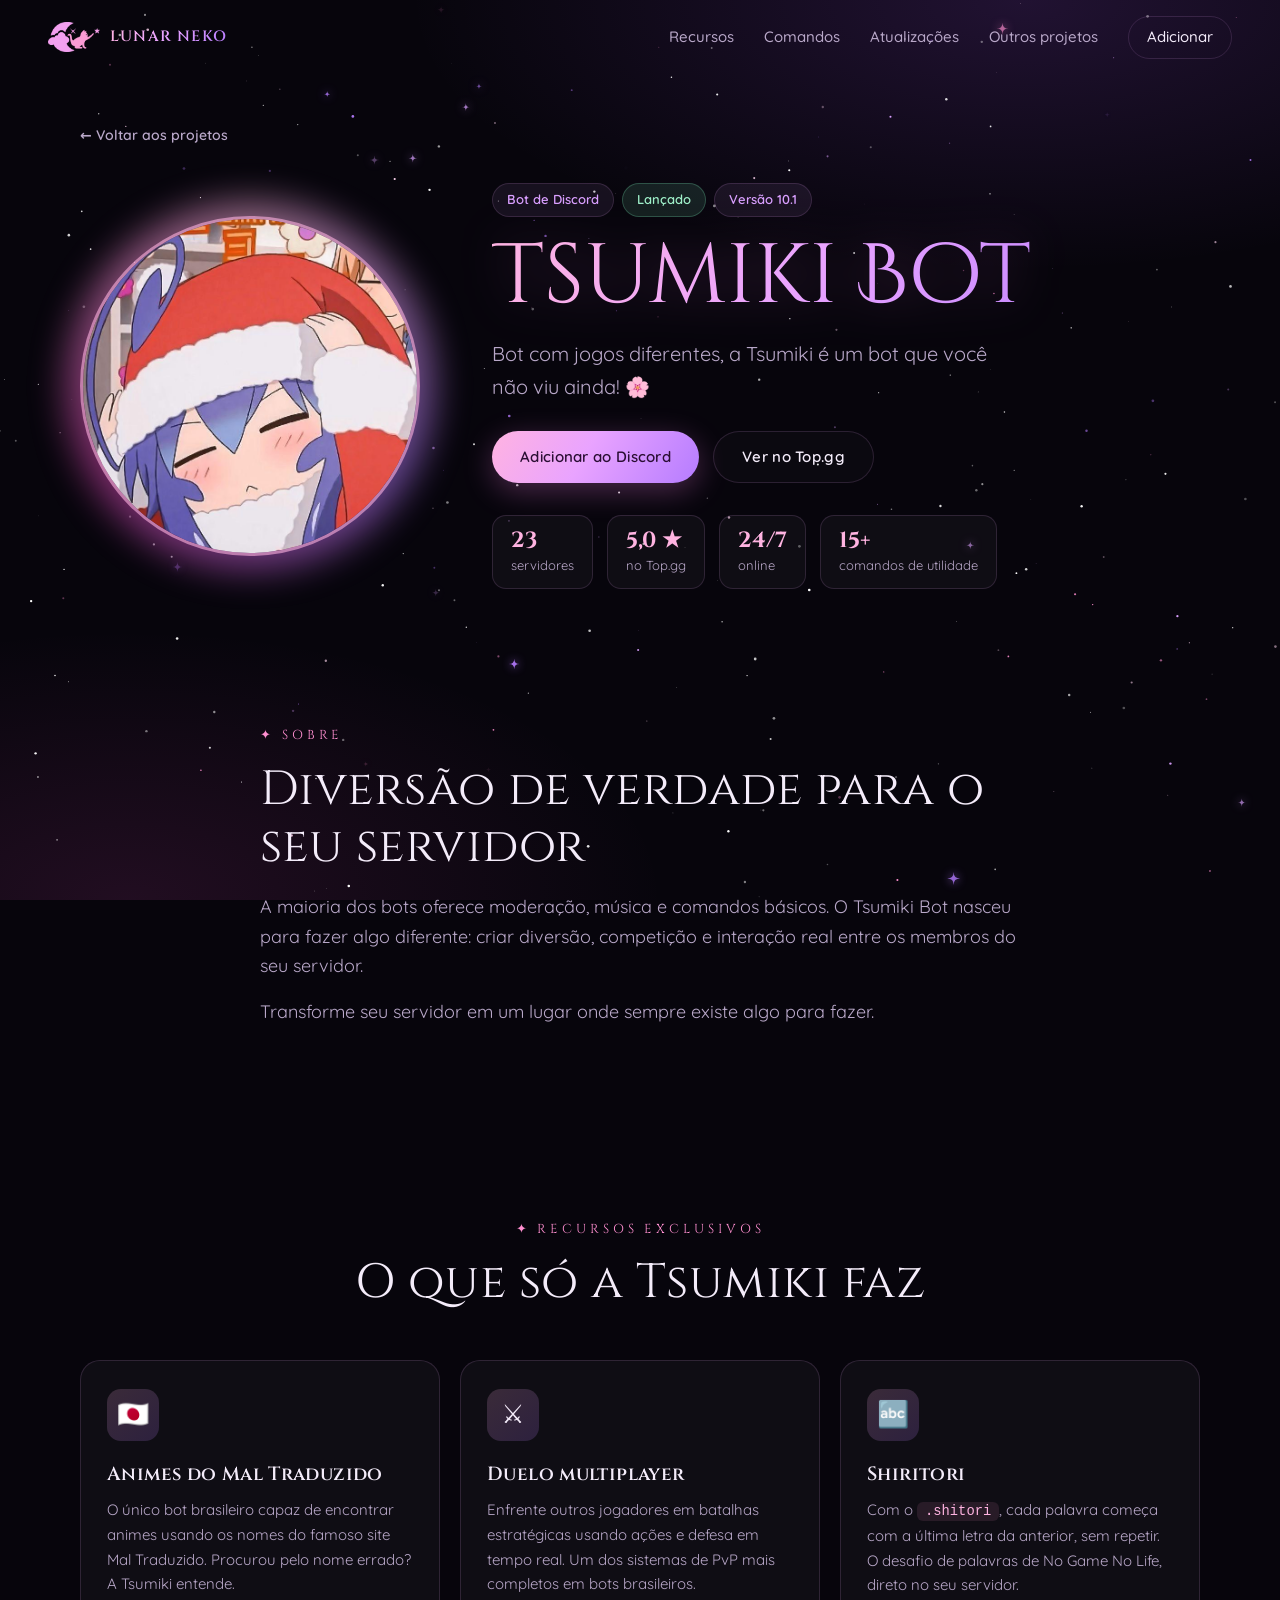
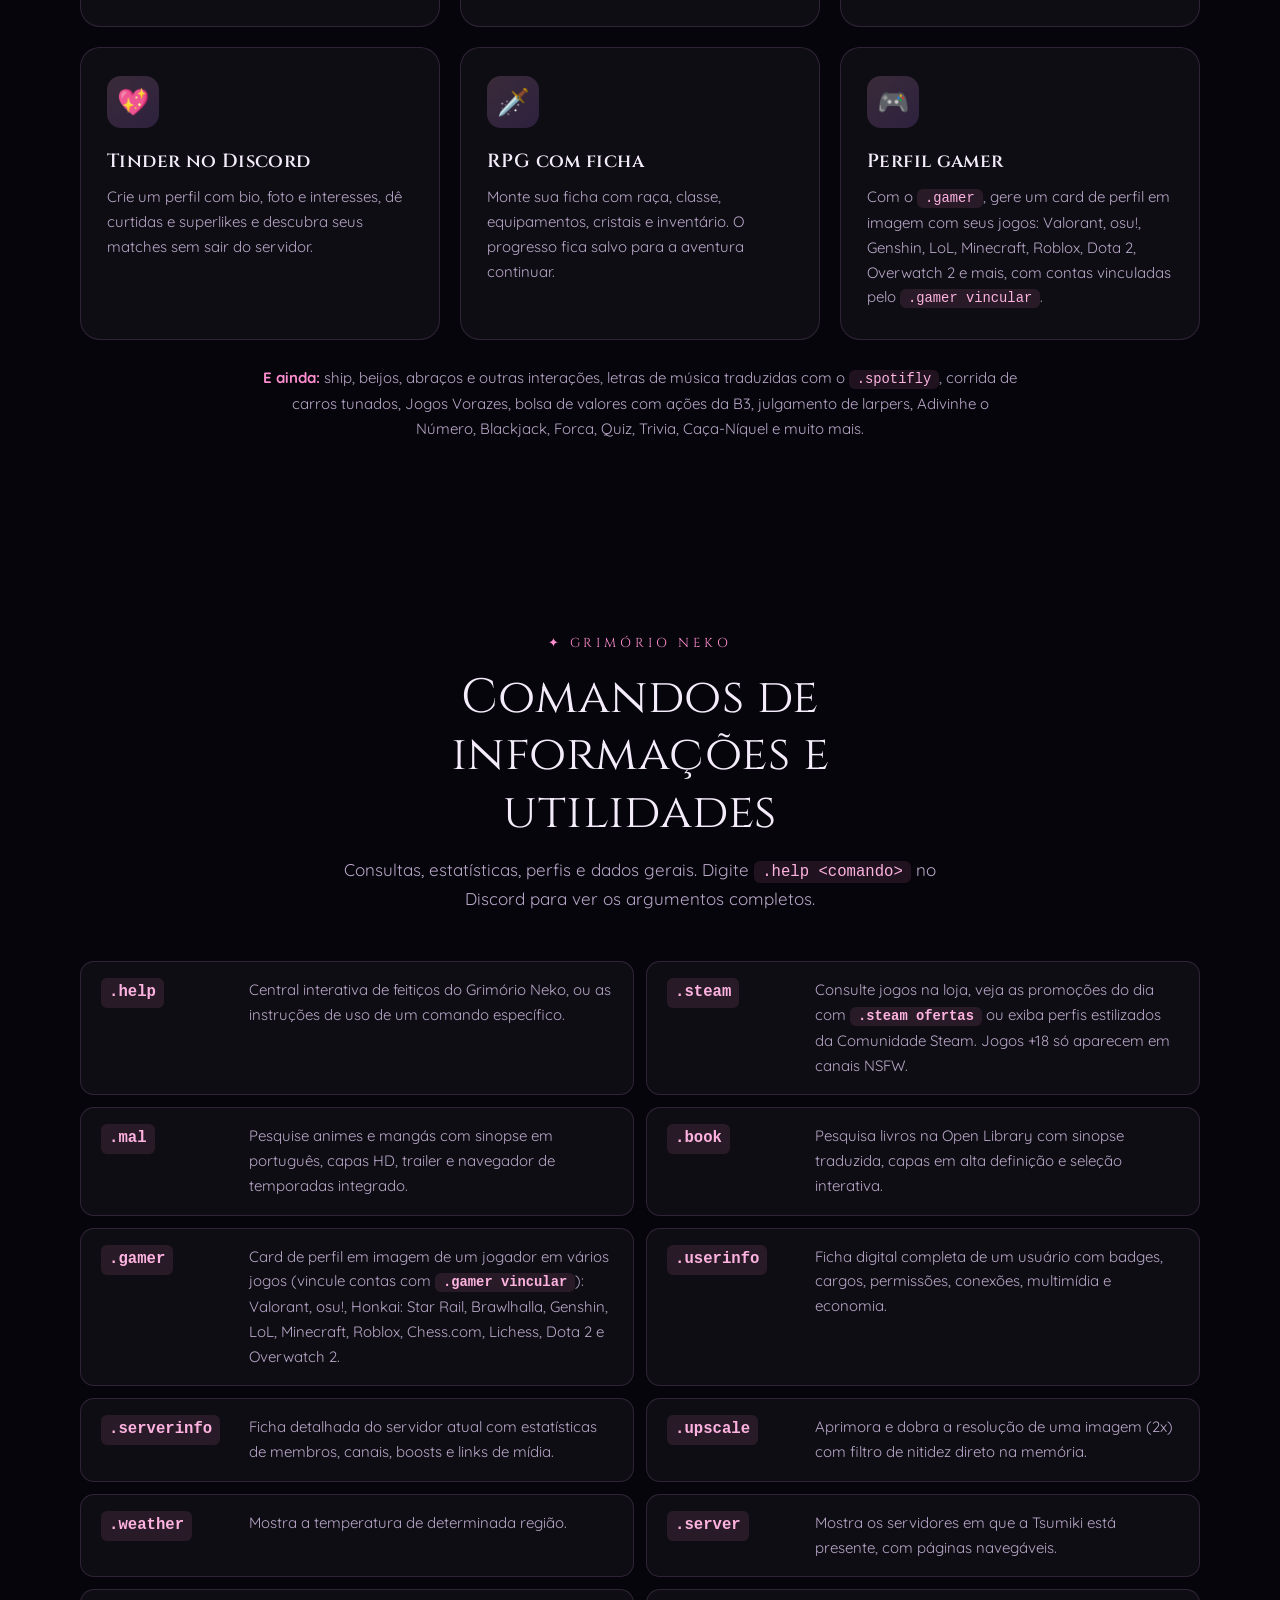
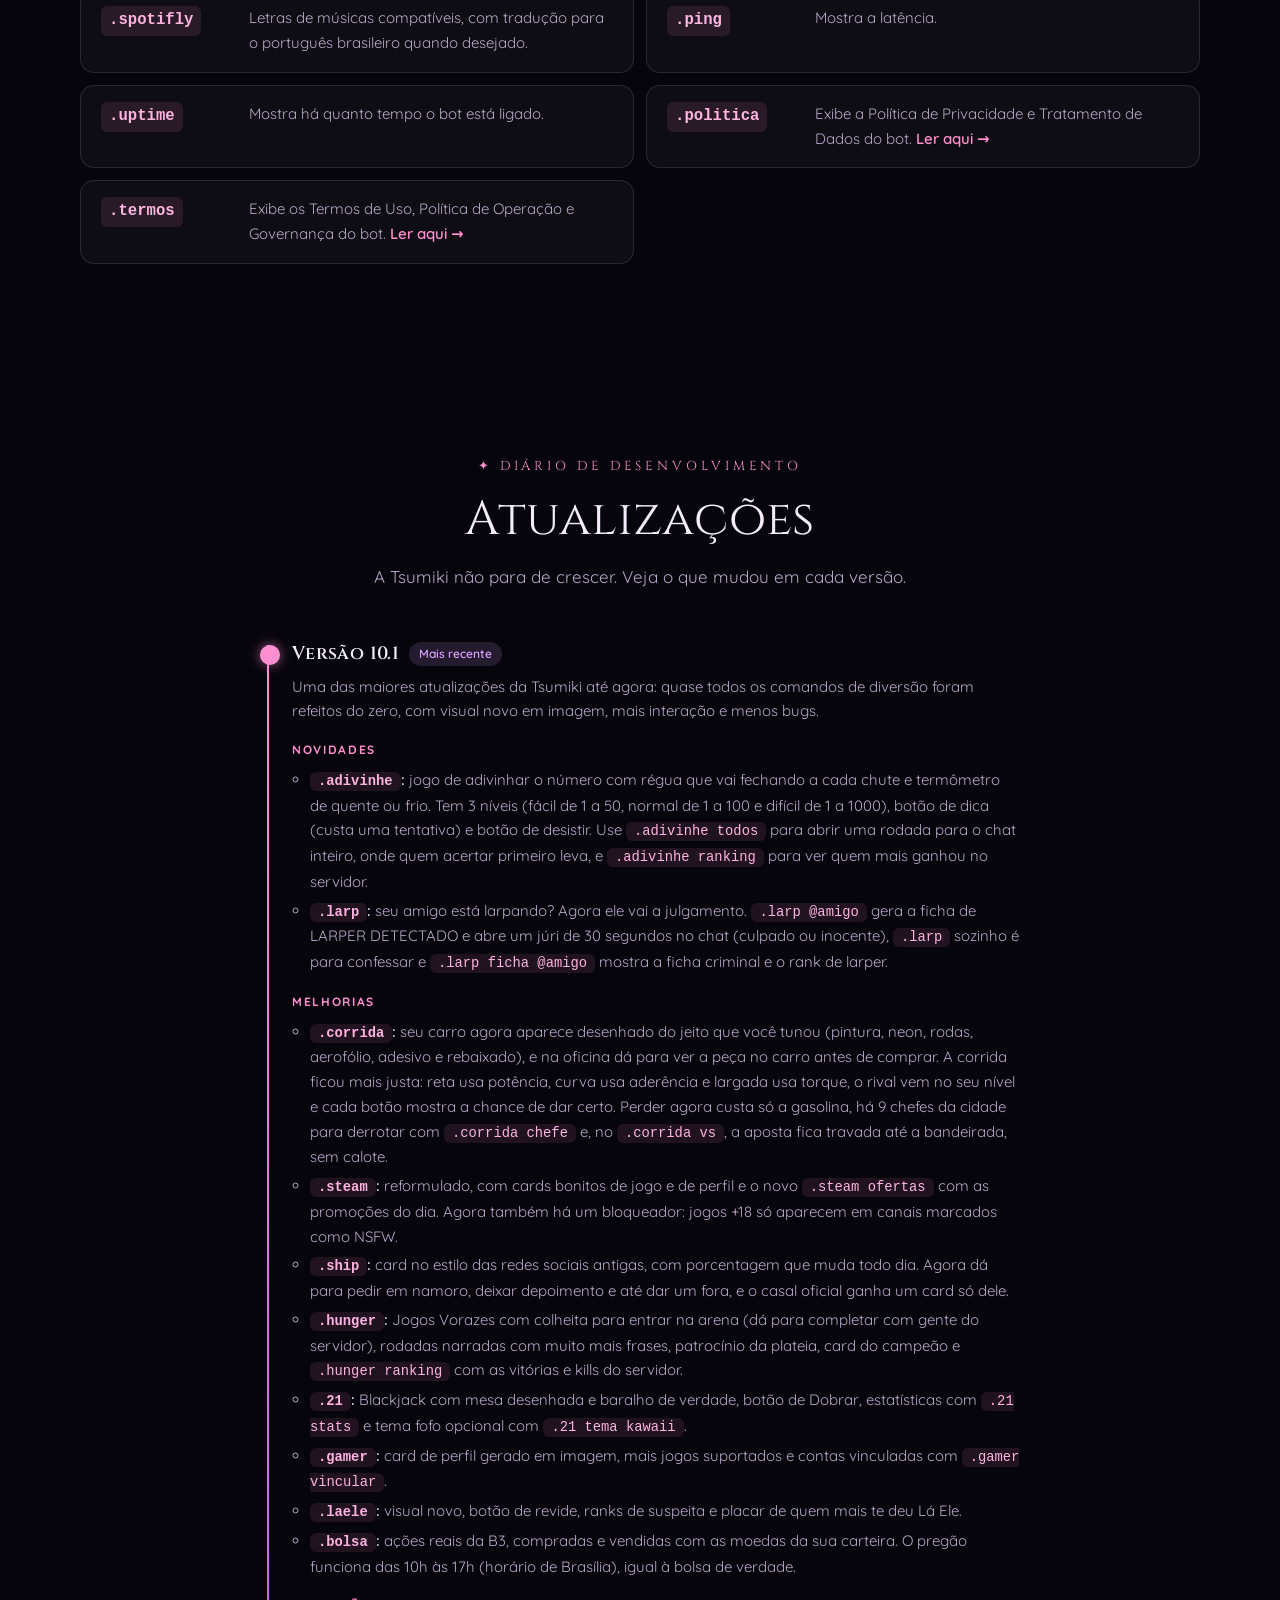
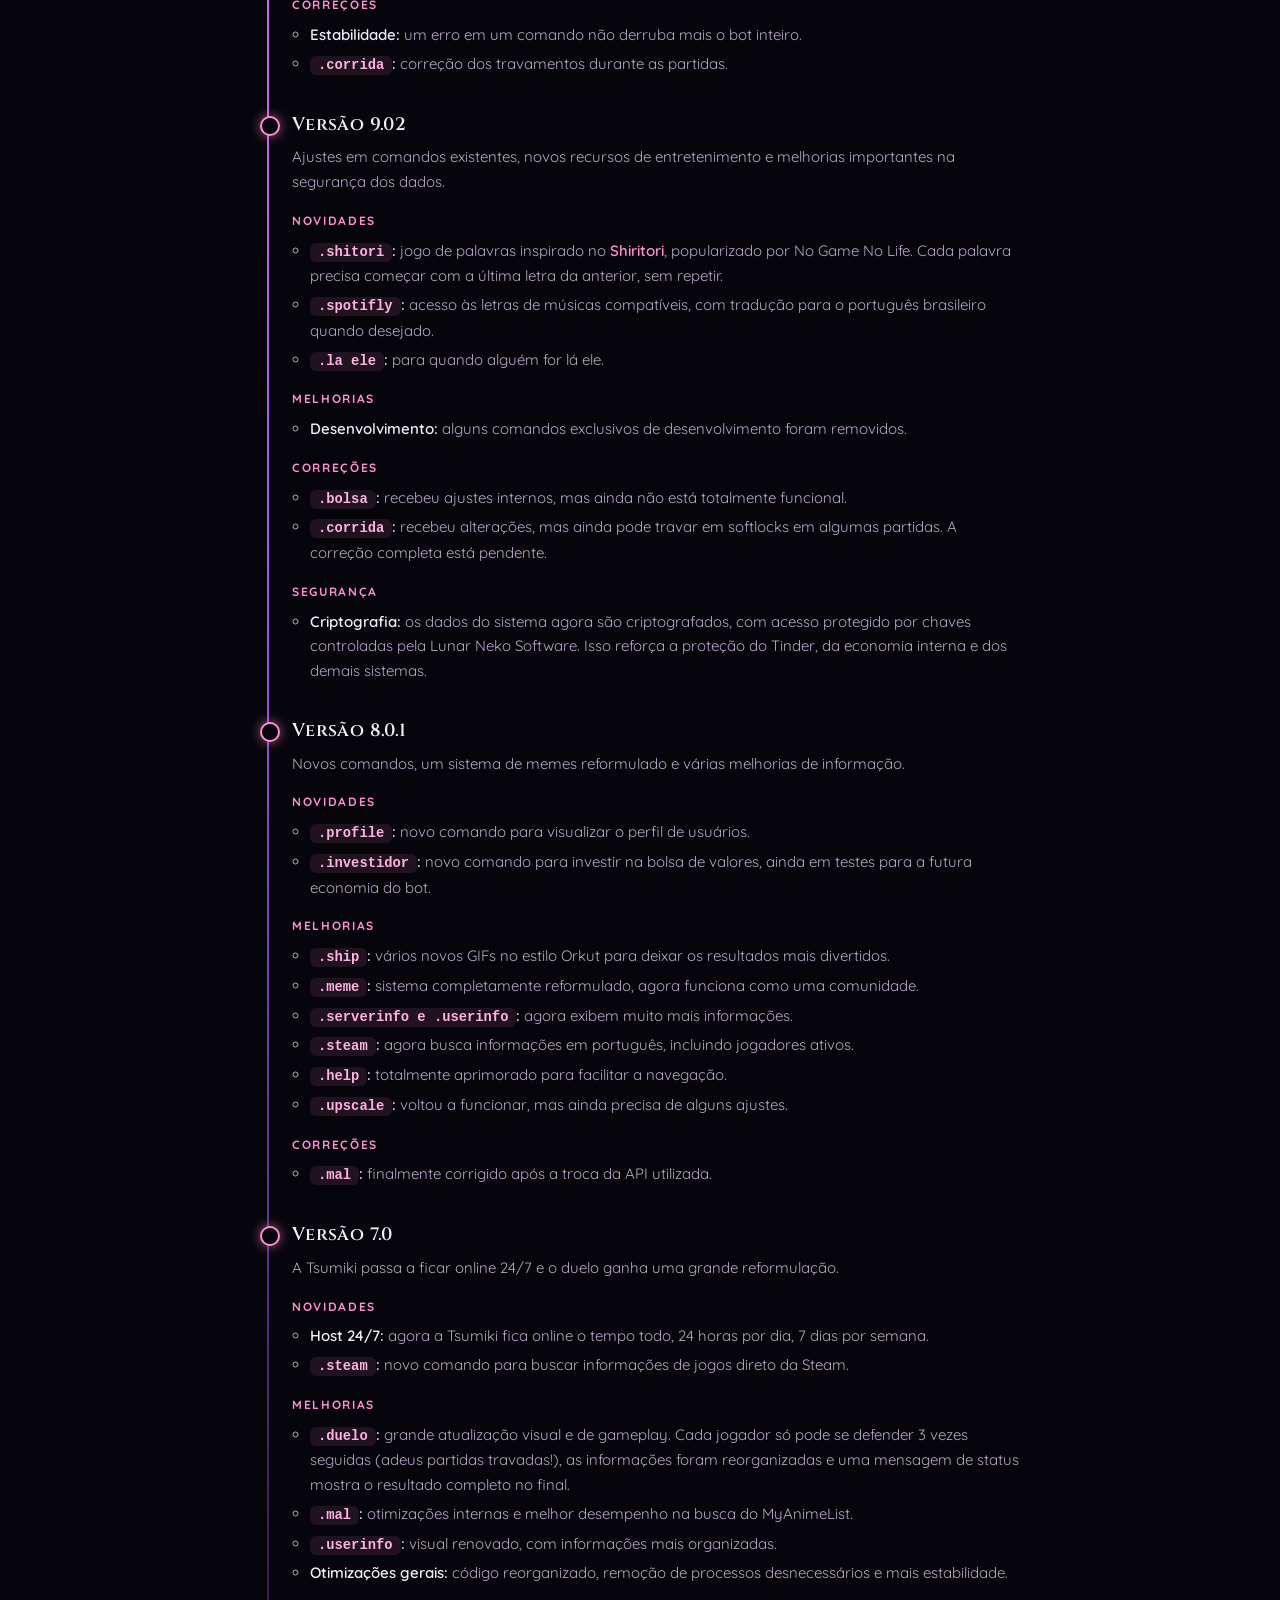
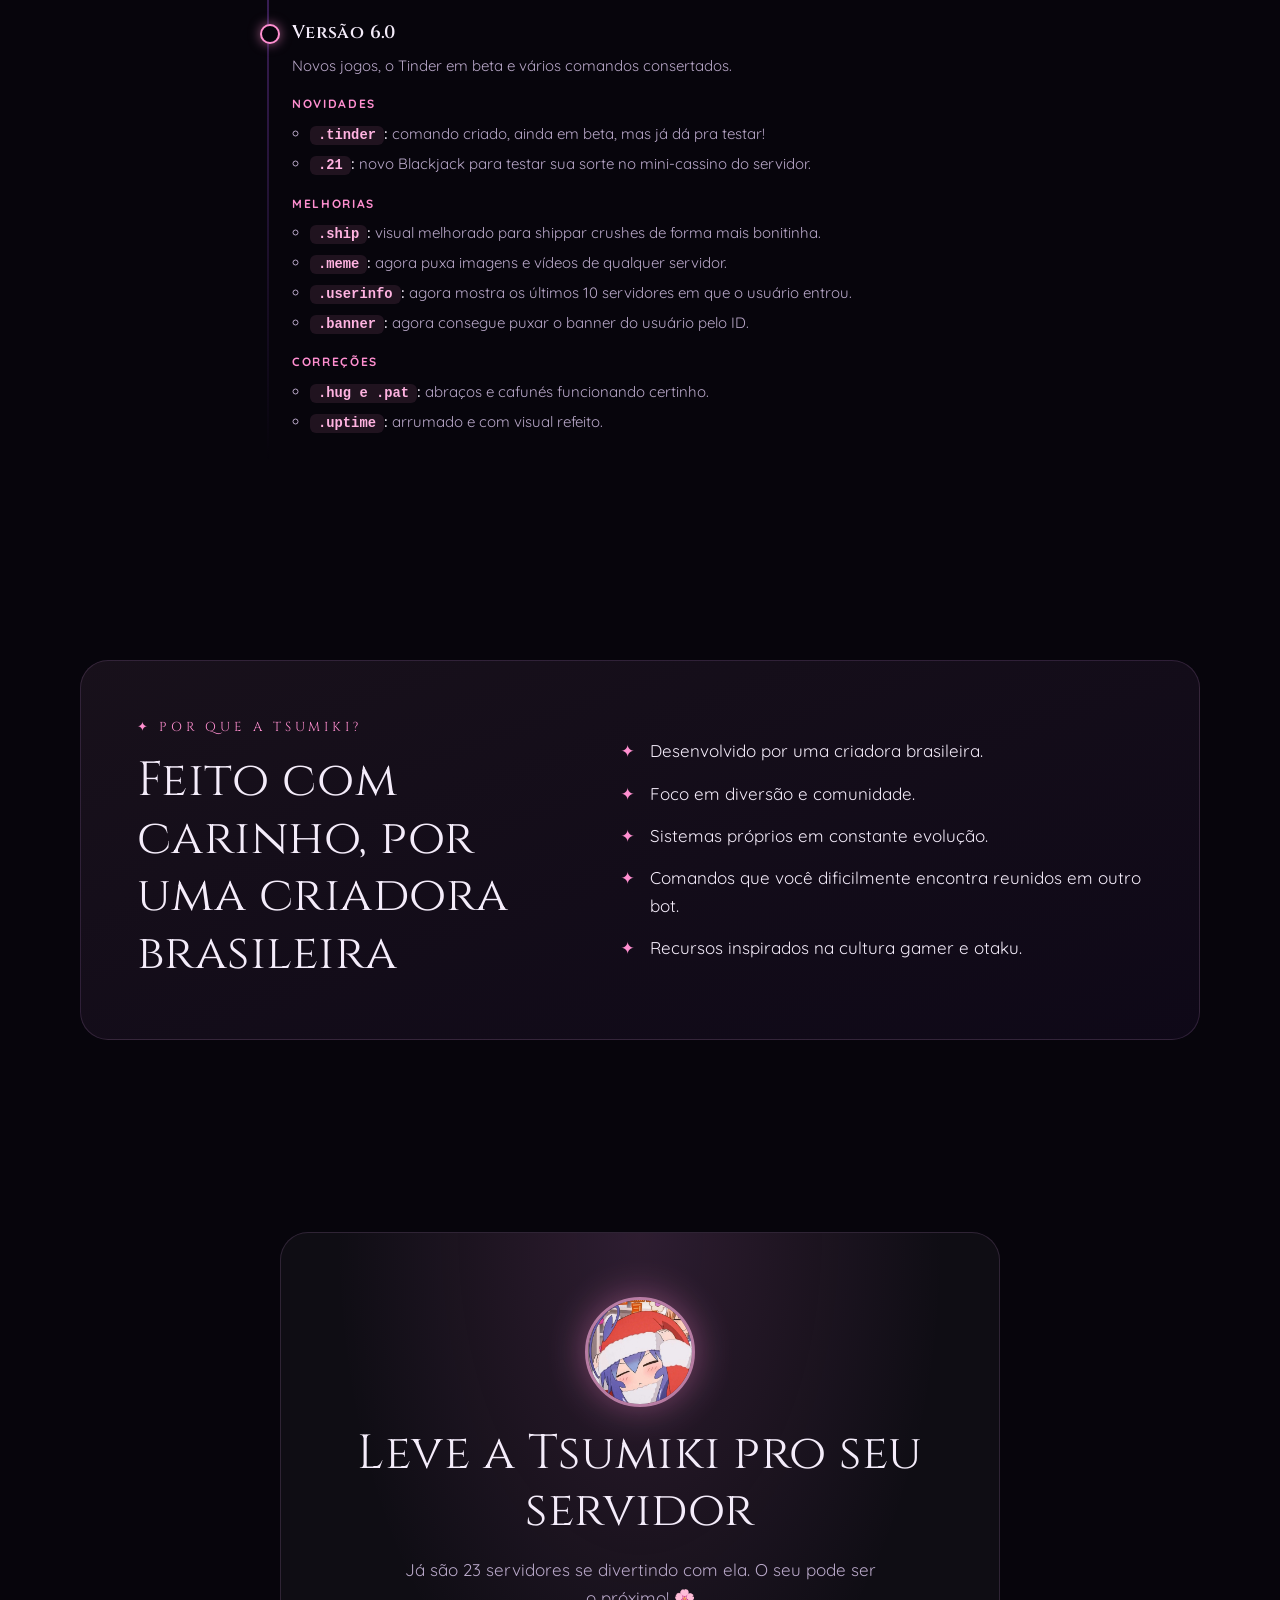
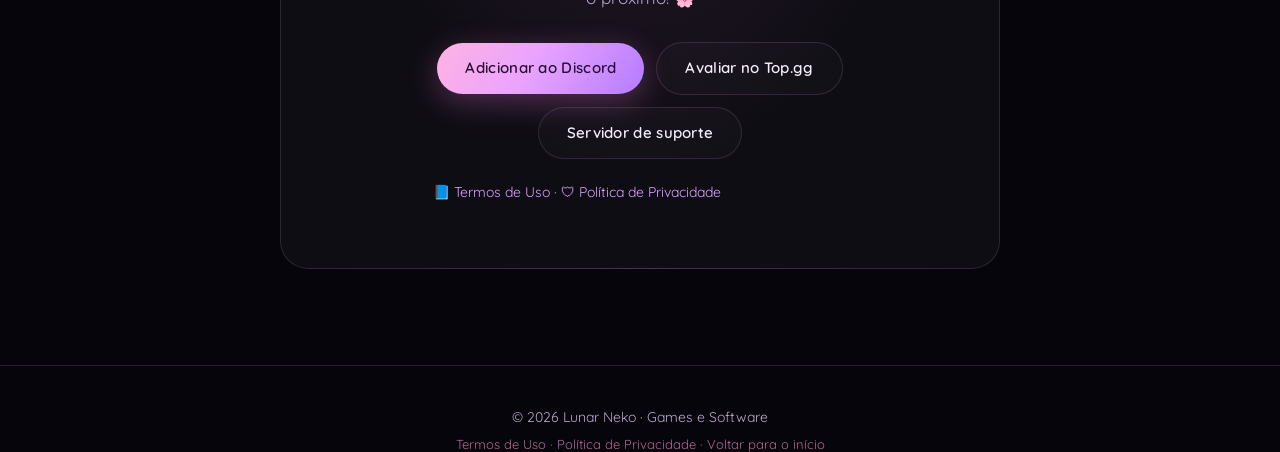
<file: projetos/tsumiki-bot.html>
<!doctype html>
<html lang="pt-BR">
<head>
  <meta charset="utf-8">
  <meta name="viewport" content="width=device-width, initial-scale=1">
  <title>Tsumiki Bot · Lunar Neko</title>
  <meta name="description" content="Tsumiki Bot: o bot de Discord da Lunar Neko com duelos PvP, minijogos, ship, busca de animes do Mal Traduzido e muito mais.">
  <link rel="canonical" href="https://tsumikiyuki.github.io/lunarneko/projetos/tsumiki-bot.html">
  <meta property="og:site_name" content="Lunar Neko">
  <meta property="og:locale" content="pt_BR">
  <meta property="og:type" content="website">
  <meta property="og:title" content="Tsumiki Bot · Lunar Neko">
  <meta property="og:description" content="Tsumiki Bot: o bot de Discord da Lunar Neko com duelos PvP, minijogos, ship, busca de animes do Mal Traduzido e muito mais.">
  <meta property="og:url" content="https://tsumikiyuki.github.io/lunarneko/projetos/tsumiki-bot.html">
  <meta property="og:image" content="https://tsumikiyuki.github.io/lunarneko/assets/projetos/tsumiki-bot.jpg">
  <meta name="twitter:card" content="summary">
  <meta name="twitter:site" content="@lunarnekogames">
  <meta name="twitter:title" content="Tsumiki Bot · Lunar Neko">
  <meta name="twitter:description" content="Tsumiki Bot: o bot de Discord da Lunar Neko com duelos PvP, minijogos, ship, busca de animes do Mal Traduzido e muito mais.">
  <meta name="twitter:image" content="https://tsumikiyuki.github.io/lunarneko/assets/projetos/tsumiki-bot.jpg">
  <meta name="theme-color" content="#07050c">
  <link rel="icon" href="../assets/favicon.png" type="image/png">
  <link rel="preconnect" href="https://fonts.googleapis.com">
  <link rel="preconnect" href="https://fonts.gstatic.com" crossorigin>
  <link href="https://fonts.googleapis.com/css2?family=Cinzel+Decorative:wght@400;700&family=Cinzel:wght@400;600&family=Quicksand:wght@400;500;600&display=swap" rel="stylesheet">
  <link rel="stylesheet" href="../style.css">
</head>
<body>
  <canvas id="sky" aria-hidden="true"></canvas>

  <header class="nav" id="nav">
    <a class="brand" href="../index.html" aria-label="Lunar Neko, início">
      <img src="../assets/logo-simbolo.png" alt="" width="52" height="30">
      <span>Lunar Neko</span>
    </a>
    <button class="nav-toggle" id="navToggle" aria-label="Abrir menu" aria-expanded="false">
      <span></span><span></span>
    </button>
    <nav class="nav-links" id="navLinks">
      <a href="#recursos">Recursos</a>
      <a href="#comandos">Comandos</a>
      <a href="#atualizacoes">Atualizações</a>
      <a href="../index.html#projetos">Outros projetos</a>
      <a href="https://discord.com/api/oauth2/authorize?client_id=826428423219052584&amp;permissions=27648&amp;scope=bot%20applications.commands" class="nav-cta" target="_blank" rel="noopener">Adicionar</a>
    </nav>
  </header>

  <main>
    <!-- TOPO DO PROJETO -->
    <section class="project-hero">
      <div class="container">
        <a class="back-link" href="../index.html#projetos">← Voltar aos projetos</a>
        <div class="project-hero-grid">
          <div class="project-avatar">
            <img src="../assets/projetos/tsumiki-bot.jpg" alt="Avatar do Tsumiki Bot" width="735" height="735">
          </div>
          <div class="project-hero-text">
            <div class="pill-row">
              <span class="pill">Bot de Discord</span>
              <span class="pill pill-ok">Lançado</span>
              <span class="pill">Versão 10.1</span>
            </div>
            <h1 class="project-title">Tsumiki Bot</h1>
            <p class="project-lead">Bot com jogos diferentes, a Tsumiki é um bot que você não viu ainda! 🌸</p>
            <div class="hero-actions left">
              <a class="btn btn-primary" href="https://discord.com/api/oauth2/authorize?client_id=826428423219052584&amp;permissions=27648&amp;scope=bot%20applications.commands" target="_blank" rel="noopener">Adicionar ao Discord</a>
              <a class="btn btn-ghost" href="https://top.gg/bot/826428423219052584" target="_blank" rel="noopener">Ver no Top.gg</a>
            </div>
            <ul class="mini-stats">
              <li><strong>23</strong><span>servidores</span></li>
              <li><strong>5,0 ★</strong><span>no Top.gg</span></li>
              <li><strong>24/7</strong><span>online</span></li>
              <li><strong>15+</strong><span>comandos de utilidade</span></li>
            </ul>
          </div>
        </div>
      </div>
    </section>

    <!-- SOBRE O BOT -->
    <section class="section section-tight">
      <div class="container narrow reveal">
        <p class="eyebrow">✦ Sobre</p>
        <h2>Diversão de verdade para o seu servidor</h2>
        <p class="body-lg">A maioria dos bots oferece moderação, música e comandos básicos. O Tsumiki Bot nasceu para fazer algo diferente: criar diversão, competição e interação real entre os membros do seu servidor.</p>
        <p class="body-lg">Transforme seu servidor em um lugar onde sempre existe algo para fazer.</p>
      </div>
    </section>

    <!-- RECURSOS -->
    <section class="section section-tight" id="recursos">
      <div class="container">
        <div class="section-head reveal">
          <p class="eyebrow">✦ Recursos exclusivos</p>
          <h2>O que só a Tsumiki faz</h2>
        </div>
        <div class="features">
          <article class="feature reveal">
            <span class="feature-icon" aria-hidden="true">🇯🇵</span>
            <h3>Animes do Mal Traduzido</h3>
            <p>O único bot brasileiro capaz de encontrar animes usando os nomes do famoso site Mal Traduzido. Procurou pelo nome errado? A Tsumiki entende.</p>
          </article>
          <article class="feature reveal">
            <span class="feature-icon" aria-hidden="true">⚔️</span>
            <h3>Duelo multiplayer</h3>
            <p>Enfrente outros jogadores em batalhas estratégicas usando ações e defesa em tempo real. Um dos sistemas de PvP mais completos em bots brasileiros.</p>
          </article>
          <article class="feature reveal">
            <span class="feature-icon" aria-hidden="true">🔤</span>
            <h3>Shiritori</h3>
            <p>Com o <code>.shitori</code>, cada palavra começa com a última letra da anterior, sem repetir. O desafio de palavras de No Game No Life, direto no seu servidor.</p>
          </article>
          <article class="feature reveal">
            <span class="feature-icon" aria-hidden="true">💖</span>
            <h3>Tinder no Discord</h3>
            <p>Crie um perfil com bio, foto e interesses, dê curtidas e superlikes e descubra seus matches sem sair do servidor.</p>
          </article>
          <article class="feature reveal">
            <span class="feature-icon" aria-hidden="true">🗡️</span>
            <h3>RPG com ficha</h3>
            <p>Monte sua ficha com raça, classe, equipamentos, cristais e inventário. O progresso fica salvo para a aventura continuar.</p>
          </article>
          <article class="feature reveal">
            <span class="feature-icon" aria-hidden="true">🎮</span>
            <h3>Perfil gamer</h3>
            <p>Com o <code>.gamer</code>, gere um card de perfil em imagem com seus jogos: Valorant, osu!, Genshin, LoL, Minecraft, Roblox, Dota 2, Overwatch 2 e mais, com contas vinculadas pelo <code>.gamer vincular</code>.</p>
          </article>
        </div>
        <p class="features-extra reveal"><strong>E ainda:</strong> ship, beijos, abraços e outras interações, letras de música traduzidas com o <code>.spotifly</code>, corrida de carros tunados, Jogos Vorazes, bolsa de valores com ações da B3, julgamento de larpers, Adivinhe o Número, Blackjack, Forca, Quiz, Trivia, Caça-Níquel e muito mais.</p>
      </div>
    </section>

    <!-- COMANDOS -->
    <section class="section section-tight" id="comandos">
      <div class="container">
        <div class="section-head reveal">
          <p class="eyebrow">✦ Grimório Neko</p>
          <h2>Comandos de informações e utilidades</h2>
          <p>Consultas, estatísticas, perfis e dados gerais. Digite <code>.help &lt;comando&gt;</code> no Discord para ver os argumentos completos.</p>
        </div>
        <div class="commands reveal">
          <div class="command"><code>.help</code><p>Central interativa de feitiços do Grimório Neko, ou as instruções de uso de um comando específico.</p></div>
          <div class="command"><code>.steam</code><p>Consulte jogos na loja, veja as promoções do dia com <code>.steam ofertas</code> ou exiba perfis estilizados da Comunidade Steam. Jogos +18 só aparecem em canais NSFW.</p></div>
          <div class="command"><code>.mal</code><p>Pesquise animes e mangás com sinopse em português, capas HD, trailer e navegador de temporadas integrado.</p></div>
          <div class="command"><code>.book</code><p>Pesquisa livros na Open Library com sinopse traduzida, capas em alta definição e seleção interativa.</p></div>
          <div class="command"><code>.gamer</code><p>Card de perfil em imagem de um jogador em vários jogos (vincule contas com <code>.gamer vincular</code>): Valorant, osu!, Honkai: Star Rail, Brawlhalla, Genshin, LoL, Minecraft, Roblox, Chess.com, Lichess, Dota 2 e Overwatch 2.</p></div>
          <div class="command"><code>.userinfo</code><p>Ficha digital completa de um usuário com badges, cargos, permissões, conexões, multimídia e economia.</p></div>
          <div class="command"><code>.serverinfo</code><p>Ficha detalhada do servidor atual com estatísticas de membros, canais, boosts e links de mídia.</p></div>
          <div class="command"><code>.upscale</code><p>Aprimora e dobra a resolução de uma imagem (2x) com filtro de nitidez direto na memória.</p></div>
          <div class="command"><code>.weather</code><p>Mostra a temperatura de determinada região.</p></div>
          <div class="command"><code>.server</code><p>Mostra os servidores em que a Tsumiki está presente, com páginas navegáveis.</p></div>
          <div class="command"><code>.spotifly</code><p>Letras de músicas compatíveis, com tradução para o português brasileiro quando desejado.</p></div>
          <div class="command"><code>.ping</code><p>Mostra a latência.</p></div>
          <div class="command"><code>.uptime</code><p>Mostra há quanto tempo o bot está ligado.</p></div>
          <div class="command"><code>.politica</code><p>Exibe a Política de Privacidade e Tratamento de Dados do bot. <a class="inline-link" href="tsumiki-bot-privacidade.html">Ler aqui →</a></p></div>
          <div class="command"><code>.termos</code><p>Exibe os Termos de Uso, Política de Operação e Governança do bot. <a class="inline-link" href="tsumiki-bot-termos.html">Ler aqui →</a></p></div>
        </div>
      </div>
    </section>

    <!-- ATUALIZAÇÕES -->
    <section class="section section-tight" id="atualizacoes">
      <div class="container">
        <div class="section-head reveal">
          <p class="eyebrow">✦ Diário de desenvolvimento</p>
          <h2>Atualizações</h2>
          <p>A Tsumiki não para de crescer. Veja o que mudou em cada versão.</p>
        </div>
        <ol class="timeline reveal">
          <li>
            <h3>Versão 10.1 <small>Mais recente</small></h3>
            <p>Uma das maiores atualizações da Tsumiki até agora: quase todos os comandos de diversão foram refeitos do zero, com visual novo em imagem, mais interação e menos bugs.</p>
            <p><strong class="tl-label">Novidades</strong></p>
            <ul>
              <li><b><code>.adivinhe</code>:</b> jogo de adivinhar o número com régua que vai fechando a cada chute e termômetro de quente ou frio. Tem 3 níveis (fácil de 1 a 50, normal de 1 a 100 e difícil de 1 a 1000), botão de dica (custa uma tentativa) e botão de desistir. Use <code>.adivinhe todos</code> para abrir uma rodada para o chat inteiro, onde quem acertar primeiro leva, e <code>.adivinhe ranking</code> para ver quem mais ganhou no servidor.</li>
              <li><b><code>.larp</code>:</b> seu amigo está larpando? Agora ele vai a julgamento. <code>.larp @amigo</code> gera a ficha de LARPER DETECTADO e abre um júri de 30 segundos no chat (culpado ou inocente), <code>.larp</code> sozinho é para confessar e <code>.larp ficha @amigo</code> mostra a ficha criminal e o rank de larper.</li>
            </ul>
            <p><strong class="tl-label">Melhorias</strong></p>
            <ul>
              <li><b><code>.corrida</code>:</b> seu carro agora aparece desenhado do jeito que você tunou (pintura, neon, rodas, aerofólio, adesivo e rebaixado), e na oficina dá para ver a peça no carro antes de comprar. A corrida ficou mais justa: reta usa potência, curva usa aderência e largada usa torque, o rival vem no seu nível e cada botão mostra a chance de dar certo. Perder agora custa só a gasolina, há 9 chefes da cidade para derrotar com <code>.corrida chefe</code> e, no <code>.corrida vs</code>, a aposta fica travada até a bandeirada, sem calote.</li>
              <li><b><code>.steam</code>:</b> reformulado, com cards bonitos de jogo e de perfil e o novo <code>.steam ofertas</code> com as promoções do dia. Agora também há um bloqueador: jogos +18 só aparecem em canais marcados como NSFW.</li>
              <li><b><code>.ship</code>:</b> card no estilo das redes sociais antigas, com porcentagem que muda todo dia. Agora dá para pedir em namoro, deixar depoimento e até dar um fora, e o casal oficial ganha um card só dele.</li>
              <li><b><code>.hunger</code>:</b> Jogos Vorazes com colheita para entrar na arena (dá para completar com gente do servidor), rodadas narradas com muito mais frases, patrocínio da plateia, card do campeão e <code>.hunger ranking</code> com as vitórias e kills do servidor.</li>
              <li><b><code>.21</code>:</b> Blackjack com mesa desenhada e baralho de verdade, botão de Dobrar, estatísticas com <code>.21 stats</code> e tema fofo opcional com <code>.21 tema kawaii</code>.</li>
              <li><b><code>.gamer</code>:</b> card de perfil gerado em imagem, mais jogos suportados e contas vinculadas com <code>.gamer vincular</code>.</li>
              <li><b><code>.laele</code>:</b> visual novo, botão de revide, ranks de suspeita e placar de quem mais te deu Lá Ele.</li>
              <li><b><code>.bolsa</code>:</b> ações reais da B3, compradas e vendidas com as moedas da sua carteira. O pregão funciona das 10h às 17h (horário de Brasília), igual à bolsa de verdade.</li>
            </ul>
            <p><strong class="tl-label">Correções</strong></p>
            <ul>
              <li><b>Estabilidade:</b> um erro em um comando não derruba mais o bot inteiro.</li>
              <li><b><code>.corrida</code>:</b> correção dos travamentos durante as partidas.</li>
            </ul>
          </li>
          <li>
            <h3>Versão 9.02</h3>
            <p>Ajustes em comandos existentes, novos recursos de entretenimento e melhorias importantes na segurança dos dados.</p>
            <p><strong class="tl-label">Novidades</strong></p>
            <ul>
              <li><b><code>.shitori</code>:</b> jogo de palavras inspirado no <a class="inline-link" href="https://youtu.be/uMvGtf60-pU" target="_blank" rel="noopener">Shiritori</a>, popularizado por No Game No Life. Cada palavra precisa começar com a última letra da anterior, sem repetir.</li>
              <li><b><code>.spotifly</code>:</b> acesso às letras de músicas compatíveis, com tradução para o português brasileiro quando desejado.</li>
              <li><b><code>.la ele</code>:</b> para quando alguém for lá ele.</li>
            </ul>
            <p><strong class="tl-label">Melhorias</strong></p>
            <ul>
              <li><b>Desenvolvimento:</b> alguns comandos exclusivos de desenvolvimento foram removidos.</li>
            </ul>
            <p><strong class="tl-label">Correções</strong></p>
            <ul>
              <li><b><code>.bolsa</code>:</b> recebeu ajustes internos, mas ainda não está totalmente funcional.</li>
              <li><b><code>.corrida</code>:</b> recebeu alterações, mas ainda pode travar em softlocks em algumas partidas. A correção completa está pendente.</li>
            </ul>
            <p><strong class="tl-label">Segurança</strong></p>
            <ul>
              <li><b>Criptografia:</b> os dados do sistema agora são criptografados, com acesso protegido por chaves controladas pela Lunar Neko Software. Isso reforça a proteção do Tinder, da economia interna e dos demais sistemas.</li>
            </ul>
          </li>
          <li>
            <h3>Versão 8.0.1</h3>
            <p>Novos comandos, um sistema de memes reformulado e várias melhorias de informação.</p>
            <p><strong class="tl-label">Novidades</strong></p>
            <ul>
              <li><b><code>.profile</code>:</b> novo comando para visualizar o perfil de usuários.</li>
              <li><b><code>.investidor</code>:</b> novo comando para investir na bolsa de valores, ainda em testes para a futura economia do bot.</li>
            </ul>
            <p><strong class="tl-label">Melhorias</strong></p>
            <ul>
              <li><b><code>.ship</code>:</b> vários novos GIFs no estilo Orkut para deixar os resultados mais divertidos.</li>
              <li><b><code>.meme</code>:</b> sistema completamente reformulado, agora funciona como uma comunidade.</li>
              <li><b><code>.serverinfo e .userinfo</code>:</b> agora exibem muito mais informações.</li>
              <li><b><code>.steam</code>:</b> agora busca informações em português, incluindo jogadores ativos.</li>
              <li><b><code>.help</code>:</b> totalmente aprimorado para facilitar a navegação.</li>
              <li><b><code>.upscale</code>:</b> voltou a funcionar, mas ainda precisa de alguns ajustes.</li>
            </ul>
            <p><strong class="tl-label">Correções</strong></p>
            <ul>
              <li><b><code>.mal</code>:</b> finalmente corrigido após a troca da API utilizada.</li>
            </ul>
          </li>
          <li>
            <h3>Versão 7.0</h3>
            <p>A Tsumiki passa a ficar online 24/7 e o duelo ganha uma grande reformulação.</p>
            <p><strong class="tl-label">Novidades</strong></p>
            <ul>
              <li><b>Host 24/7:</b> agora a Tsumiki fica online o tempo todo, 24 horas por dia, 7 dias por semana.</li>
              <li><b><code>.steam</code>:</b> novo comando para buscar informações de jogos direto da Steam.</li>
            </ul>
            <p><strong class="tl-label">Melhorias</strong></p>
            <ul>
              <li><b><code>.duelo</code>:</b> grande atualização visual e de gameplay. Cada jogador só pode se defender 3 vezes seguidas (adeus partidas travadas!), as informações foram reorganizadas e uma mensagem de status mostra o resultado completo no final.</li>
              <li><b><code>.mal</code>:</b> otimizações internas e melhor desempenho na busca do MyAnimeList.</li>
              <li><b><code>.userinfo</code>:</b> visual renovado, com informações mais organizadas.</li>
              <li><b>Otimizações gerais:</b> código reorganizado, remoção de processos desnecessários e mais estabilidade.</li>
            </ul>
          </li>
          <li>
            <h3>Versão 6.0</h3>
            <p>Novos jogos, o Tinder em beta e vários comandos consertados.</p>
            <p><strong class="tl-label">Novidades</strong></p>
            <ul>
              <li><b><code>.tinder</code>:</b> comando criado, ainda em beta, mas já dá pra testar!</li>
              <li><b><code>.21</code>:</b> novo Blackjack para testar sua sorte no mini-cassino do servidor.</li>
            </ul>
            <p><strong class="tl-label">Melhorias</strong></p>
            <ul>
              <li><b><code>.ship</code>:</b> visual melhorado para shippar crushes de forma mais bonitinha.</li>
              <li><b><code>.meme</code>:</b> agora puxa imagens e vídeos de qualquer servidor.</li>
              <li><b><code>.userinfo</code>:</b> agora mostra os últimos 10 servidores em que o usuário entrou.</li>
              <li><b><code>.banner</code>:</b> agora consegue puxar o banner do usuário pelo ID.</li>
            </ul>
            <p><strong class="tl-label">Correções</strong></p>
            <ul>
              <li><b><code>.hug e .pat</code>:</b> abraços e cafunés funcionando certinho.</li>
              <li><b><code>.uptime</code>:</b> arrumado e com visual refeito.</li>
            </ul>
          </li>
        </ol>
      </div>
    </section>

    <!-- POR QUE -->
    <section class="section section-tight">
      <div class="container">
        <div class="why reveal">
          <div>
            <p class="eyebrow">✦ Por que a Tsumiki?</p>
            <h2>Feito com carinho, por uma criadora brasileira</h2>
          </div>
          <ul class="why-list">
            <li>Desenvolvido por uma criadora brasileira.</li>
            <li>Foco em diversão e comunidade.</li>
            <li>Sistemas próprios em constante evolução.</li>
            <li>Comandos que você dificilmente encontra reunidos em outro bot.</li>
            <li>Recursos inspirados na cultura gamer e otaku.</li>
          </ul>
        </div>
      </div>
    </section>

    <!-- CTA FINAL -->
    <section class="section section-tight">
      <div class="container">
        <div class="contact reveal">
          <img src="../assets/projetos/tsumiki-bot.jpg" alt="" class="cta-avatar" width="735" height="735">
          <h2>Leve a Tsumiki pro seu servidor</h2>
          <p>Já são 23 servidores se divertindo com ela. O seu pode ser o próximo! 🌸</p>
          <div class="socials">
            <a class="btn btn-primary" href="https://discord.com/api/oauth2/authorize?client_id=826428423219052584&amp;permissions=27648&amp;scope=bot%20applications.commands" target="_blank" rel="noopener">Adicionar ao Discord</a>
            <a class="btn btn-ghost" href="https://top.gg/bot/826428423219052584" target="_blank" rel="noopener">Avaliar no Top.gg</a>
            <a class="btn btn-ghost" href="https://discord.gg/G4x75J5" target="_blank" rel="noopener">Servidor de suporte</a>
          </div>
          <p class="legal-links"><a href="tsumiki-bot-termos.html">📘 Termos de Uso</a> · <a href="tsumiki-bot-privacidade.html">🛡 Política de Privacidade</a></p>
        </div>
      </div>
    </section>
  </main>

  <footer class="footer">
    <p>© <span id="year"></span> Lunar Neko · Games e Software</p>
    <p class="footer-small"><a href="tsumiki-bot-termos.html">Termos de Uso</a> · <a href="tsumiki-bot-privacidade.html">Política de Privacidade</a> · <a href="../index.html">Voltar para o início</a></p>
  </footer>

  <script src="../script.js"></script>
</body>
</html>
</file>
<file: style.css>
/* ==========================================================
   Lunar Neko · estilos
   Paleta tirada do banner: noite preta, rosa, lilás, magenta.
   ========================================================== */
:root {
  --bg: #07050c;
  --bg-2: #0f0a18;
  --card: rgba(255, 255, 255, 0.035);
  --card-border: rgba(240, 170, 255, 0.14);
  --text: #f4ecfa;
  --muted: #b9a8c9;
  --pink: #ff8fd0;
  --pink-soft: #ffb3e1;
  --lilac: #d9a0ff;
  --violet: #a855f7;
  --magenta: #e04ab8;
  --grad: linear-gradient(120deg, #ffb3e1 0%, #e9a3ff 45%, #b57cff 100%);
  --glow: 0 0 40px rgba(232, 120, 220, 0.35);
  --radius: 20px;
  --font-title: "Cinzel Decorative", "Cinzel", Georgia, serif;
  --font-serif: "Cinzel", Georgia, serif;
  --font-body: "Quicksand", system-ui, sans-serif;
}

* { box-sizing: border-box; margin: 0; padding: 0; }
html { scroll-behavior: smooth; scroll-padding-top: 80px; }
body {
  background: var(--bg);
  color: var(--text);
  font-family: var(--font-body);
  font-size: 17px;
  line-height: 1.65;
  overflow-x: hidden;
  -webkit-font-smoothing: antialiased;
}
img, svg { display: block; max-width: 100%; }
a { color: inherit; text-decoration: none; }
button { font: inherit; color: inherit; cursor: pointer; border: 0; background: none; }

/* céu estrelado */
#sky {
  position: fixed; inset: 0;
  width: 100%; height: 100%;
  z-index: -1;
  background:
    radial-gradient(ellipse 80% 50% at 80% 0%, rgba(168, 85, 247, 0.16), transparent 60%),
    radial-gradient(ellipse 70% 50% at 10% 100%, rgba(224, 74, 184, 0.12), transparent 60%),
    var(--bg);
}

.container { width: min(1120px, 100% - 40px); margin-inline: auto; }

/* ---------- navegação ---------- */
.nav {
  position: fixed; top: 0; left: 0; right: 0;
  z-index: 50;
  display: flex; align-items: center; justify-content: space-between;
  padding: 16px clamp(20px, 4vw, 48px);
  transition: background .3s, backdrop-filter .3s, padding .3s;
}
.nav.scrolled {
  background: rgba(7, 5, 12, 0.72);
  backdrop-filter: blur(14px);
  -webkit-backdrop-filter: blur(14px);
  border-bottom: 1px solid var(--card-border);
  padding-block: 10px;
}
.brand img { width: 52px; height: auto; }
.brand { display: flex; align-items: center; gap: 10px; font-family: var(--font-serif); font-weight: 600; letter-spacing: .08em; text-transform: uppercase; font-size: 15px; }
.brand span { background: var(--grad); -webkit-background-clip: text; background-clip: text; color: transparent; }
.nav-links { display: flex; align-items: center; gap: 30px; font-size: 15px; font-weight: 500; }
.nav-links a { color: var(--muted); transition: color .2s; position: relative; }
.nav-links a:not(.nav-cta)::after {
  content: ""; position: absolute; left: 0; right: 0; bottom: -4px; height: 1px;
  background: var(--grad); transform: scaleX(0); transition: transform .25s;
}
.nav-links a:hover { color: var(--text); }
.nav-links a:hover::after { transform: scaleX(1); }
.nav-cta { padding: 8px 18px; border-radius: 999px; border: 1px solid var(--card-border); color: var(--text) !important; }
.nav-cta:hover { border-color: var(--pink); box-shadow: var(--glow); }

.nav-toggle { display: none; width: 40px; height: 40px; position: relative; }
.nav-toggle span { position: absolute; left: 9px; right: 9px; height: 2px; background: var(--pink-soft); border-radius: 2px; transition: transform .3s; }
.nav-toggle span:first-child { top: 15px; }
.nav-toggle span:last-child { top: 23px; }
.nav-toggle[aria-expanded="true"] span:first-child { transform: translateY(4px) rotate(45deg); }
.nav-toggle[aria-expanded="true"] span:last-child { transform: translateY(-4px) rotate(-45deg); }

/* ---------- hero ---------- */
.hero {
  min-height: 100vh; min-height: 100svh;
  display: grid; place-items: center;
  position: relative;
  padding: 120px 20px 80px;
  text-align: center;
  overflow: hidden;
}
.hero-silhouette {
  position: absolute; right: -40px; bottom: -10px;
  width: min(46vw, 520px);
  opacity: .5;
  pointer-events: none;
}
.hero-silhouette svg { fill: #2a1533; }
.hero-inner { position: relative; max-width: 760px; }
.hero-logo {
  width: clamp(230px, 30vw, 360px); height: auto;
  margin: 0 auto 10px;
  filter: drop-shadow(0 0 30px rgba(255, 143, 208, .45));
  animation: float 6s ease-in-out infinite;
}
.title {
  font-family: var(--font-title);
  font-weight: 400;
  font-size: clamp(48px, 9vw, 112px);
  line-height: 1.05;
  letter-spacing: .03em;
  background: var(--grad);
  -webkit-background-clip: text; background-clip: text; color: transparent;
  filter: drop-shadow(0 0 24px rgba(232, 120, 220, .35));
}
.subtitle {
  font-family: var(--font-serif);
  text-transform: uppercase;
  letter-spacing: .4em;
  font-size: clamp(13px, 1.6vw, 17px);
  color: var(--lilac);
  margin-top: 10px;
}
.tagline { margin: 26px auto 0; color: var(--muted); font-size: clamp(16px, 2vw, 19px); max-width: 520px; }
.hero-actions { margin-top: 36px; display: flex; gap: 14px; justify-content: center; flex-wrap: wrap; }

.btn {
  display: inline-flex; align-items: center; justify-content: center;
  padding: 13px 28px; border-radius: 999px;
  font-weight: 600; font-size: 15px; letter-spacing: .02em;
  transition: transform .2s, box-shadow .25s, border-color .25s, background .25s;
}
.btn:hover { transform: translateY(-2px); }
.btn-primary { background: var(--grad); color: #2a0e33; box-shadow: 0 8px 30px rgba(232, 120, 220, .3); }
.btn-primary:hover { box-shadow: 0 10px 40px rgba(232, 120, 220, .55); }
.btn-ghost { border: 1px solid var(--card-border); color: var(--text); background: rgba(255, 255, 255, .02); }
.btn-ghost:hover { border-color: var(--lilac); box-shadow: var(--glow); }

.scroll-hint { position: absolute; bottom: 28px; left: 50%; transform: translateX(-50%); width: 26px; height: 42px; border: 1.5px solid var(--card-border); border-radius: 14px; }
.scroll-hint span { position: absolute; top: 8px; left: 50%; width: 4px; height: 8px; margin-left: -2px; border-radius: 2px; background: var(--pink); animation: scroll 2s infinite; }

/* ---------- seções ---------- */
.section { padding: clamp(80px, 12vw, 140px) 0; position: relative; }
.eyebrow { font-family: var(--font-serif); text-transform: uppercase; letter-spacing: .3em; font-size: 13px; color: var(--pink); margin-bottom: 14px; }
h2 { font-family: var(--font-serif); font-weight: 400; font-size: clamp(30px, 4.4vw, 48px); line-height: 1.2; letter-spacing: .01em; }
h3 { font-family: var(--font-serif); font-weight: 600; font-size: 22px; letter-spacing: .02em; }
.section-head { text-align: center; max-width: 640px; margin: 0 auto 48px; }
.section-head p:not(.eyebrow) { color: var(--muted); margin-top: 14px; }

/* sobre */
.about { display: grid; grid-template-columns: 1.3fr 1fr; gap: 60px; align-items: center; }
.about-text h2 { margin-bottom: 22px; }
.about-text p:not(.eyebrow) { color: var(--muted); margin-bottom: 14px; }
.stats { list-style: none; display: grid; gap: 16px; }
.stats li {
  padding: 22px 26px; border-radius: var(--radius);
  background: var(--card); border: 1px solid var(--card-border);
  display: flex; align-items: baseline; gap: 16px;
}
.stats strong { font-family: var(--font-title); font-size: 40px; font-weight: 400; background: var(--grad); -webkit-background-clip: text; background-clip: text; color: transparent; min-width: 56px; }
.stats span { color: var(--muted); }

/* projetos */
.filters { display: flex; justify-content: center; gap: 10px; margin-bottom: 36px; flex-wrap: wrap; }
.chip { padding: 8px 20px; border-radius: 999px; border: 1px solid var(--card-border); color: var(--muted); font-size: 14px; font-weight: 600; transition: all .2s; }
.chip:hover { color: var(--text); border-color: var(--lilac); }
.chip.is-active { background: var(--grad); color: #2a0e33; border-color: transparent; }

.projects { display: grid; grid-template-columns: repeat(auto-fit, minmax(300px, 360px)); justify-content: center; gap: 24px; }
.project {
  border-radius: var(--radius);
  background: var(--card);
  border: 1px solid var(--card-border);
  overflow: hidden;
  display: flex; flex-direction: column;
  transition: transform .3s, border-color .3s, box-shadow .3s;
}
.project:hover { transform: translateY(-6px); border-color: rgba(255, 143, 208, .4); box-shadow: 0 20px 50px rgba(0, 0, 0, .5), var(--glow); }
.project.is-hidden { display: none; }
.project-cover {
  aspect-ratio: 16 / 10;
  position: relative;
  display: grid; place-items: center;
  background:
    radial-gradient(circle at 30% 30%, rgba(255, 179, 225, .25), transparent 55%),
    radial-gradient(circle at 75% 70%, rgba(168, 85, 247, .3), transparent 55%),
    var(--bg-2);
  overflow: hidden;
}
.project-cover img:not(.placeholder) { position: absolute; inset: 0; width: 100%; height: 100%; object-fit: cover; }
.project-cover .placeholder { width: 52%; height: auto; opacity: .55; filter: drop-shadow(0 0 18px rgba(255, 143, 208, .5)); transition: transform .5s; }
.project:hover .placeholder { transform: scale(1.08) rotate(-4deg); }
.badge {
  position: absolute; top: 14px; left: 14px;
  padding: 4px 12px; border-radius: 999px;
  font-size: 12px; font-weight: 600; letter-spacing: .04em;
  background: rgba(7, 5, 12, .7); border: 1px solid var(--card-border);
  backdrop-filter: blur(6px);
}
.status { position: absolute; top: 14px; right: 14px; padding: 4px 12px; border-radius: 999px; font-size: 12px; font-weight: 600; }
.status.dev { background: rgba(217, 160, 255, .18); color: var(--lilac); }
.status.breve { background: rgba(255, 143, 208, .16); color: var(--pink-soft); }
.status.lancado { background: rgba(10, 30, 22, .8); color: #9ff0c9; border: 1px solid rgba(120, 230, 180, .3); }
.status { backdrop-filter: blur(6px); }
.project-body { padding: 22px 24px 26px; display: flex; flex-direction: column; gap: 10px; flex: 1; }
.project-body p { color: var(--muted); font-size: 15px; }
.tags { display: flex; gap: 8px; flex-wrap: wrap; margin-top: auto; padding-top: 8px; }
.tags span { font-size: 12px; padding: 3px 10px; border-radius: 6px; background: rgba(255, 255, 255, .05); color: var(--muted); }
.project-link { margin-top: 6px; font-weight: 600; font-size: 14px; color: var(--pink); display: inline-flex; gap: 6px; align-items: center; }
.project-link:hover { color: var(--pink-soft); }
.project-link[aria-disabled="true"] { color: var(--muted); opacity: .6; pointer-events: none; }
a.project:hover .project-link { color: var(--pink-soft); }
.project-cover img:not(.placeholder) { transition: transform .6s; }
a.project:hover .project-cover img:not(.placeholder) { transform: scale(1.05); }
.project-teaser { border-style: dashed; background: transparent; }
.project-teaser:hover { transform: none; box-shadow: none; border-color: var(--card-border); }

/* pilares */
.pillars { display: grid; grid-template-columns: 1fr 1fr; gap: 24px; }
.pillar {
  padding: 40px 36px; border-radius: var(--radius);
  background: linear-gradient(160deg, rgba(255, 179, 225, .06), rgba(168, 85, 247, .04));
  border: 1px solid var(--card-border);
  position: relative; overflow: hidden;
}
.pillar::before {
  content: ""; position: absolute; width: 220px; height: 220px; right: -80px; top: -80px;
  background: radial-gradient(circle, rgba(232, 120, 220, .25), transparent 70%);
}
.pillar-icon { width: 60px; height: 60px; border-radius: 16px; display: grid; place-items: center; background: var(--grad); margin-bottom: 22px; box-shadow: var(--glow); }
.pillar-icon svg { width: 34px; height: 34px; fill: #2a0e33; }
.pillar-icon .stroke { fill: none; stroke: #ffe6f6; stroke-width: 3; stroke-linecap: round; stroke-linejoin: round; }
.pillar-icon .stroke.dark { stroke: #ffe6f6; }
.pillar h3 { margin-bottom: 10px; }
.pillar p { color: var(--muted); }

/* contato */
.contact {
  text-align: center; max-width: 720px; margin: 0 auto;
  padding: clamp(40px, 6vw, 64px) clamp(24px, 5vw, 56px);
  border-radius: 28px;
  border: 1px solid var(--card-border);
  background:
    radial-gradient(ellipse at top, rgba(232, 120, 220, .14), transparent 60%),
    var(--card);
}
.contact img { width: clamp(160px, 30vw, 230px); height: auto; margin: 0 auto 18px; filter: drop-shadow(0 0 20px rgba(255, 143, 208, .45)); }
.contact p { color: var(--muted); margin: 16px auto 30px; max-width: 480px; }
.socials { display: flex; gap: 12px; justify-content: center; align-items: center; flex-wrap: wrap; }
.social-btn {
  display: inline-flex; align-items: center; gap: 10px;
  padding: 13px 24px; border-radius: 999px;
  border: 1px solid var(--card-border);
  background: rgba(255, 255, 255, .03);
  font-weight: 600; font-size: 15px;
  transition: transform .2s, box-shadow .25s, border-color .25s, background .25s;
}
.social-btn svg { width: 20px; height: 20px; fill: var(--pink-soft); }
.social-btn:hover { transform: translateY(-2px); border-color: var(--pink); box-shadow: var(--glow); background: rgba(255, 143, 208, .08); }
.social {
  width: 46px; height: 46px; border-radius: 50%;
  display: grid; place-items: center;
  border: 1px solid var(--card-border);
  font-size: 12px; font-weight: 600; color: var(--muted);
  transition: all .2s;
}
.social:hover { color: var(--text); border-color: var(--pink); box-shadow: var(--glow); transform: translateY(-2px); }

/* rodapé */
.footer { text-align: center; padding: 40px 20px 50px; color: var(--muted); font-size: 14px; border-top: 1px solid var(--card-border); }
.footer-small { font-size: 13px; opacity: .7; margin-top: 4px; }
.visit-counter strong { color: var(--pink); font-weight: 600; }

/* animações */
.reveal { opacity: 0; transform: translateY(24px); transition: opacity .8s ease, transform .8s ease; }
.reveal.visible { opacity: 1; transform: none; }
@keyframes float { 0%, 100% { transform: translateY(0); } 50% { transform: translateY(-12px); } }
@keyframes scroll { 0% { opacity: 0; transform: translateY(0); } 40% { opacity: 1; } 100% { opacity: 0; transform: translateY(14px); } }

@media (prefers-reduced-motion: reduce) {
  *, *::before, *::after { animation: none !important; transition: none !important; }
  .reveal { opacity: 1; transform: none; }
  html { scroll-behavior: auto; }
}

/* ---------- responsivo ---------- */
@media (max-width: 860px) {
  .about { grid-template-columns: 1fr; gap: 36px; }
  .pillars { grid-template-columns: 1fr; }
  .hero-silhouette { width: 70vw; opacity: .3; }
}
@media (max-width: 720px) {
  .nav-toggle { display: block; }
  .nav-links {
    position: fixed; top: 0; right: 0; bottom: 0;
    width: min(280px, 80vw);
    flex-direction: column; align-items: flex-start; justify-content: center;
    gap: 26px; padding: 40px;
    background: rgba(12, 8, 20, .96);
    backdrop-filter: blur(16px);
    border-left: 1px solid var(--card-border);
    transform: translateX(100%);
    transition: transform .35s ease;
    font-size: 18px;
  }
  .nav-links.open { transform: none; }
  .nav-toggle { z-index: 60; }
  .projects { grid-template-columns: 1fr; }
}

/* ---------- página de projeto ---------- */
.project-hero { padding: 120px 0 40px; }
.back-link { display: inline-block; color: var(--muted); font-size: 14px; font-weight: 600; margin-bottom: 36px; transition: color .2s; }
.back-link:hover { color: var(--pink); }
.project-hero-grid { display: grid; grid-template-columns: minmax(220px, 340px) 1fr; gap: clamp(32px, 6vw, 72px); align-items: center; }
.project-avatar { position: relative; }
.project-avatar::before {
  content: ""; position: absolute; inset: -14px; border-radius: 50%;
  background: conic-gradient(from 0deg, #ffb3e1, #b57cff, #e04ab8, #ffb3e1);
  filter: blur(18px); opacity: .55;
  animation: spin 14s linear infinite;
}
.project-avatar img { position: relative; width: 100%; height: auto; aspect-ratio: 1; object-fit: cover; border-radius: 50%; border: 3px solid rgba(255, 179, 225, .6); }
.pill-row { display: flex; gap: 8px; flex-wrap: wrap; margin-bottom: 16px; }
.pill { padding: 5px 14px; border-radius: 999px; font-size: 13px; font-weight: 600; border: 1px solid var(--card-border); color: var(--lilac); background: rgba(217, 160, 255, .08); }
.pill-ok { color: #9ff0c9; background: rgba(120, 230, 180, .12); border-color: rgba(120, 230, 180, .25); }
.project-title {
  font-family: var(--font-title); font-weight: 400;
  font-size: clamp(44px, 7vw, 84px); line-height: 1.05;
  background: var(--grad); -webkit-background-clip: text; background-clip: text; color: transparent;
  filter: drop-shadow(0 0 24px rgba(232, 120, 220, .3));
}
.project-lead { font-size: clamp(17px, 2vw, 20px); color: var(--muted); margin-top: 16px; max-width: 520px; }
.hero-actions.left { justify-content: flex-start; margin-top: 28px; }
.mini-stats { list-style: none; display: flex; gap: 14px; flex-wrap: wrap; margin-top: 32px; }
.mini-stats li { padding: 12px 18px; border-radius: 14px; background: var(--card); border: 1px solid var(--card-border); display: flex; flex-direction: column; }
.mini-stats strong { font-family: var(--font-serif); font-size: 22px; color: var(--pink-soft); line-height: 1.2; }
.mini-stats span { font-size: 13px; color: var(--muted); }

.section-tight { padding: clamp(56px, 8vw, 96px) 0; }
.container.narrow { max-width: 760px; }
.body-lg { font-size: 18px; color: var(--muted); margin-top: 16px; }
.narrow h2 { margin-bottom: 6px; }

.features { display: grid; grid-template-columns: repeat(3, 1fr); gap: 20px; }
.feature { padding: 28px 26px; border-radius: var(--radius); background: var(--card); border: 1px solid var(--card-border); transition: transform .3s, border-color .3s, box-shadow .3s; }
.feature:hover { transform: translateY(-4px); border-color: rgba(255, 143, 208, .4); box-shadow: var(--glow); }
.feature-icon { display: grid; place-items: center; width: 52px; height: 52px; border-radius: 14px; font-size: 26px; background: linear-gradient(140deg, rgba(255, 179, 225, .18), rgba(181, 124, 255, .18)); margin-bottom: 18px; }
.feature h3 { font-size: 19px; margin-bottom: 8px; }
.feature p { color: var(--muted); font-size: 15px; }
.features-extra { margin: 26px auto 0; max-width: 760px; text-align: center; color: var(--muted); font-size: 15px; }
.features-extra strong { color: var(--pink); }

code { font-family: ui-monospace, "Cascadia Code", Consolas, monospace; color: var(--pink-soft); background: rgba(255, 143, 208, .1); padding: 2px 8px; border-radius: 6px; font-size: .92em; }
.commands { display: grid; grid-template-columns: repeat(2, 1fr); gap: 12px; }
.command { display: grid; grid-template-columns: 132px 1fr; gap: 16px; align-items: start; padding: 16px 20px; border-radius: 14px; background: var(--card); border: 1px solid var(--card-border); }
.command code { justify-self: start; font-weight: 600; }
.command p { color: var(--muted); font-size: 15px; }

.why { display: grid; grid-template-columns: 1fr 1.2fr; gap: 48px; align-items: center; padding: clamp(32px, 5vw, 56px); border-radius: 28px; border: 1px solid var(--card-border); background: linear-gradient(160deg, rgba(255, 179, 225, .07), rgba(168, 85, 247, .05)); }
.why-list { list-style: none; display: grid; gap: 14px; }
.why-list li { padding-left: 30px; position: relative; color: var(--text); }
.why-list li::before { content: "✦"; position: absolute; left: 0; color: var(--pink); }
.cta-avatar { width: 110px !important; height: 110px !important; border-radius: 50%; object-fit: cover; border: 3px solid rgba(255, 179, 225, .6); }
.footer a { color: var(--pink); }

@keyframes spin { to { transform: rotate(360deg); } }

@media (max-width: 960px) {
  .features { grid-template-columns: repeat(2, 1fr); }
  .commands { grid-template-columns: 1fr; }
}
@media (max-width: 720px) {
  .project-hero-grid { grid-template-columns: 1fr; text-align: center; }
  .project-avatar { width: min(240px, 70vw); margin: 0 auto; }
  .pill-row, .hero-actions.left, .mini-stats { justify-content: center; }
  .project-lead { margin-inline: auto; }
  .features { grid-template-columns: 1fr; }
  .command { grid-template-columns: 1fr; gap: 8px; }
  .why { grid-template-columns: 1fr; gap: 28px; }
}

/* ---------- página de jogo ---------- */
.game-hero { position: relative; padding: 120px 0 60px; overflow: hidden; }
.game-hero-bg {
  position: absolute; inset: 0; z-index: -1;
  background-size: cover; background-position: center;
  filter: blur(6px) saturate(1.1);
  opacity: .35;
  transform: scale(1.05);
  -webkit-mask-image: linear-gradient(to bottom, #000 30%, transparent 100%);
  mask-image: linear-gradient(to bottom, #000 30%, transparent 100%);
}
.game-hero-grid { display: grid; grid-template-columns: 1.1fr 1fr; gap: clamp(32px, 5vw, 64px); align-items: center; }
.game-cover { border-radius: var(--radius); overflow: hidden; border: 1px solid rgba(255, 179, 225, .35); box-shadow: 0 30px 70px rgba(0, 0, 0, .6), var(--glow); aspect-ratio: 16 / 9; background: var(--bg-2); }
.game-cover img { width: 100%; height: 100%; object-fit: cover; }
.game-hero .project-title { font-size: clamp(36px, 5.2vw, 64px); }

.details { list-style: none; display: grid; grid-template-columns: repeat(auto-fit, minmax(160px, 1fr)); gap: 12px; margin-top: 28px; }
.details li { padding: 14px 18px; border-radius: 14px; background: var(--card); border: 1px solid var(--card-border); }
.details span { display: block; font-size: 12px; text-transform: uppercase; letter-spacing: .12em; color: var(--muted); }
.details strong { font-weight: 600; color: var(--pink-soft); }

.gallery { display: grid; grid-template-columns: repeat(auto-fill, minmax(240px, 1fr)); gap: 14px; }
.gallery a { display: block; border-radius: 14px; overflow: hidden; aspect-ratio: 16 / 10; border: 1px solid var(--card-border); background: var(--bg-2); position: relative; }
.gallery img { width: 100%; height: 100%; object-fit: cover; transition: transform .5s, filter .3s; }
.gallery a:hover img { transform: scale(1.06); filter: brightness(1.1); }
.gallery a::after { content: "⤢"; position: absolute; right: 10px; bottom: 8px; color: #fff; opacity: 0; transition: opacity .2s; text-shadow: 0 0 8px #000; }
.gallery a:hover::after { opacity: 1; }

.lightbox { position: fixed; inset: 0; z-index: 100; background: rgba(5, 3, 10, .92); backdrop-filter: blur(8px); display: none; align-items: center; justify-content: center; padding: 40px 70px; }
.lightbox.open { display: flex; }
.lightbox img { max-width: 100%; max-height: 100%; border-radius: 12px; box-shadow: var(--glow); }
.lightbox button { position: absolute; color: var(--pink-soft); font-size: 42px; line-height: 1; width: 56px; height: 56px; border-radius: 50%; transition: background .2s; }
.lightbox button:hover { background: rgba(255, 143, 208, .12); }
.lb-close { top: 16px; right: 16px; }
.lb-prev { left: 10px; top: 50%; transform: translateY(-50%); }
.lb-next { right: 10px; top: 50%; transform: translateY(-50%); }

.story { display: grid; gap: 16px; }
.story p { color: var(--muted); font-size: 17px; }
.hashtags { display: flex; gap: 8px; flex-wrap: wrap; margin-top: 8px; }
.hashtags span { font-size: 13px; color: var(--lilac); }

.timeline { list-style: none; position: relative; max-width: 760px; margin: 0 auto; padding-left: 32px; }
.timeline::before { content: ""; position: absolute; left: 7px; top: 6px; bottom: 6px; width: 2px; background: linear-gradient(var(--pink), var(--violet), transparent); }
.timeline > li { position: relative; padding: 0 0 32px; }
.timeline > li::before { content: ""; position: absolute; left: -32px; top: 6px; width: 16px; height: 16px; border-radius: 50%; background: var(--bg); border: 2px solid var(--pink); box-shadow: 0 0 12px rgba(255, 143, 208, .6); }
.timeline > li:first-child::before { background: var(--pink); }
.timeline h3 { font-size: 18px; display: flex; gap: 10px; align-items: center; flex-wrap: wrap; }
.timeline h3 small { font-family: var(--font-body); font-size: 12px; font-weight: 600; padding: 2px 10px; border-radius: 999px; background: rgba(217, 160, 255, .14); color: var(--lilac); letter-spacing: 0; }
.timeline p, .timeline ul { color: var(--muted); font-size: 15px; margin-top: 6px; }
.timeline ul { padding-left: 18px; }

.reviews { display: grid; grid-template-columns: repeat(auto-fit, minmax(280px, 1fr)); gap: 20px; max-width: 860px; margin: 0 auto; }
.review { padding: 26px 28px; border-radius: var(--radius); background: var(--card); border: 1px solid var(--card-border); position: relative; }
.review::before { content: "“"; position: absolute; top: 4px; right: 20px; font-family: var(--font-title); font-size: 64px; color: rgba(255, 143, 208, .25); }
.review p { font-size: 16px; }
.review cite { display: block; margin-top: 14px; font-style: normal; font-size: 14px; color: var(--pink); font-weight: 600; }

@media (max-width: 860px) {
  .game-hero-grid { grid-template-columns: 1fr; }
  .game-hero-text { text-align: center; }
  .game-hero-text .pill-row, .game-hero-text .hero-actions.left { justify-content: center; }
  .game-hero-text .project-lead { margin-inline: auto; }
  .lightbox { padding: 60px 12px; }
  .lb-prev, .lb-next { top: auto !important; bottom: 10px; transform: none !important; }
}

/* ---------- atualizações do bot ---------- */
.tl-label { display: inline-block; margin-top: 10px; font-size: 12px; text-transform: uppercase; letter-spacing: .14em; color: var(--pink); }
.timeline ul li { margin-top: 4px; }
.timeline b { color: var(--text); font-weight: 600; }
.legal-links { margin: 22px 0 0 !important; font-size: 14px; }
.legal-links a { color: var(--lilac); }
.legal-links a:hover { color: var(--pink); }

/* ---------- página de política ---------- */
.legal-hero { padding-bottom: 20px; }
.legal-title { font-size: clamp(36px, 6vw, 64px); }
.legal-updated { margin-top: 14px; font-size: 14px; color: var(--lilac); }
.legal-section { padding-top: 20px; }
.legal-note { padding: 18px 22px; border-radius: 14px; border: 1px solid var(--card-border); border-left: 3px solid var(--pink); background: rgba(255, 143, 208, .06); color: var(--muted); font-size: 15px; }
.legal-toc { display: grid; grid-template-columns: repeat(2, 1fr); gap: 6px 24px; margin: 32px 0 48px; padding: 24px 28px; border-radius: var(--radius); background: var(--card); border: 1px solid var(--card-border); font-size: 15px; }
.legal-toc a { color: var(--muted); padding: 4px 0; transition: color .2s; }
.legal-toc a:hover { color: var(--pink); }
.legal section { padding: 28px 0; border-bottom: 1px solid var(--card-border); scroll-margin-top: 90px; }
.legal section:last-child { border-bottom: 0; }
.legal h2 { font-size: clamp(22px, 3vw, 28px); display: flex; align-items: center; gap: 14px; margin-bottom: 14px; }
.legal h2 span { flex: none; display: grid; place-items: center; width: 36px; height: 36px; border-radius: 10px; background: var(--grad); color: #2a0e33; font-family: var(--font-body); font-weight: 600; font-size: 16px; }
.legal p, .legal li { color: var(--muted); }
.legal p + p { margin-top: 10px; }
.legal ul { margin: 10px 0 0 20px; display: grid; gap: 4px; }
.legal a { color: var(--pink); text-decoration: underline; text-underline-offset: 3px; }
.legal-alert { margin-top: 14px !important; padding: 12px 16px; border-radius: 12px; background: rgba(217, 160, 255, .08); color: var(--lilac) !important; font-size: 15px; }
.legal-checks { list-style: none; margin-left: 0 !important; }
.legal-checks li { padding-left: 28px; position: relative; }
.legal-checks li::before { content: "✕"; position: absolute; left: 0; color: var(--pink); font-weight: 700; }
@media (max-width: 720px) { .legal-toc { grid-template-columns: 1fr; } }
.inline-link { color: var(--pink); font-weight: 600; }

/* ---------- destaque na página inicial ---------- */
.featured-section { padding-bottom: 0; }
.featured {
  position: relative; display: grid; grid-template-columns: 1.2fr 1fr; align-items: end;
  min-height: 460px; border-radius: 28px; overflow: hidden;
  border: 1px solid rgba(255, 179, 225, .3);
  box-shadow: 0 30px 80px rgba(0, 0, 0, .55), var(--glow);
  isolation: isolate;
}
.featured-bg { position: absolute; inset: 0; width: 100%; height: 100%; object-fit: cover; z-index: -2; transition: transform 1s; }
.featured:hover .featured-bg { transform: scale(1.04); }
.featured-shade { position: absolute; inset: 0; z-index: -1; background: linear-gradient(90deg, rgba(7, 5, 12, .92) 0%, rgba(7, 5, 12, .65) 50%, rgba(40, 10, 50, .25) 100%); }
.featured-content { padding: clamp(28px, 5vw, 56px); }
.featured-title { font-family: var(--font-title); font-size: clamp(34px, 5vw, 60px); line-height: 1.08; background: var(--grad); -webkit-background-clip: text; background-clip: text; color: transparent; }
.featured-meta { margin-top: 12px; color: var(--lilac); font-weight: 600; font-size: 15px; }
.featured-text { margin: 14px 0 26px; color: var(--text); max-width: 440px; font-size: 18px; }
.featured-cast { position: relative; height: 100%; display: flex; align-items: flex-end; justify-content: center; }
.featured-cast img { width: 56%; max-width: 300px; height: auto; aspect-ratio: 1; object-fit: contain; filter: drop-shadow(0 10px 30px rgba(0, 0, 0, .6)); transition: transform .5s; }
.featured-cast img + img { margin-left: -14%; }
.featured:hover .featured-cast img:first-child { transform: translateY(-6px) rotate(-2deg); }
.featured:hover .featured-cast img + img { transform: translateY(-6px) rotate(2deg); }
@media (max-width: 860px) {
  .featured { grid-template-columns: 1fr; }
  .featured-cast { display: none; }
  .featured-shade { background: linear-gradient(0deg, rgba(7, 5, 12, .95) 20%, rgba(7, 5, 12, .5) 100%); }
}

/* ---------- página da visual novel ---------- */
.vn-hero { position: relative; min-height: 88vh; display: flex; align-items: flex-end; padding: 140px 0 70px; overflow: hidden; isolation: isolate; }
.vn-hero .featured-bg { z-index: -2; }
.vn-hero .featured-shade { background: linear-gradient(0deg, rgba(7, 5, 12, .3) 0%, rgba(7, 5, 12, .55) 55%, rgba(7, 5, 12, .75) 100%); }
.vn-hero .featured-bg, .vn-hero .featured-shade { -webkit-mask-image: linear-gradient(to top, transparent 0%, #000 40%); mask-image: linear-gradient(to top, transparent 0%, #000 40%); }
.vn-hero .project-title { font-size: clamp(42px, 7.5vw, 96px); }
.vn-hero .project-lead { color: var(--text); }
.trailer { position: relative; aspect-ratio: 16 / 9; border-radius: var(--radius); overflow: hidden; border: 1px solid rgba(255, 179, 225, .3); box-shadow: 0 30px 70px rgba(0, 0, 0, .6), var(--glow); background: #000; max-width: 960px; margin: 0 auto; }
.trailer iframe { position: absolute; inset: 0; width: 100%; height: 100%; border: 0; }

.cast { display: grid; grid-template-columns: repeat(3, 1fr); gap: 22px; }
.character { border-radius: var(--radius); overflow: hidden; background: var(--card); border: 1px solid var(--card-border); display: flex; flex-direction: column; transition: transform .3s, border-color .3s, box-shadow .3s; }
.character:hover { transform: translateY(-6px); border-color: rgba(255, 143, 208, .4); box-shadow: var(--glow); }
.character-art { aspect-ratio: 1; background: radial-gradient(circle at 50% 35%, rgba(255, 179, 225, .22), transparent 65%), linear-gradient(180deg, #1a0f26, #0f0a18); display: grid; place-items: end center; overflow: hidden; }
.character-art { position: relative; }
.character-art img { position: absolute; left: 4%; bottom: 0; width: 92%; height: 92%; object-fit: contain; object-position: center bottom; transition: transform .5s; }
.character:hover .character-art img { transform: scale(1.05); }
.character-body { padding: 20px 22px 24px; display: flex; flex-direction: column; gap: 6px; }
.character-body h3 { font-size: 22px; display: flex; justify-content: space-between; align-items: baseline; gap: 10px; }
.character-body h3 small { font-family: var(--font-body); font-size: 13px; color: var(--muted); font-weight: 500; }
.character-role { color: var(--pink); font-size: 13px; font-weight: 600; letter-spacing: .03em; }
.character-body p { color: var(--muted); font-size: 15px; }
.character-body blockquote { margin-top: 8px; padding-left: 14px; border-left: 2px solid var(--pink); color: var(--lilac); font-size: 14px; font-style: italic; }

.gallery figure { margin: 0; }
.gallery.places a { aspect-ratio: 4 / 3; }
.place-caption { position: absolute; left: 0; right: 0; bottom: 0; padding: 26px 14px 10px; font-size: 13px; font-weight: 600; background: linear-gradient(transparent, rgba(0, 0, 0, .8)); color: #fff; }
.vn-features { display: grid; grid-template-columns: repeat(3, 1fr); gap: 18px; }
.content-note { max-width: 760px; margin: 0 auto; padding: 18px 22px; border-radius: 14px; border: 1px solid var(--card-border); border-left: 3px solid var(--lilac); background: rgba(217, 160, 255, .06); color: var(--muted); font-size: 15px; }
@media (max-width: 960px) { .cast, .vn-features { grid-template-columns: repeat(2, 1fr); } }
@media (max-width: 620px) { .cast, .vn-features { grid-template-columns: 1fr; } }
.pill-dev { color: var(--pink-soft); background: rgba(255, 143, 208, .12); border-color: rgba(255, 143, 208, .3); }
</file>
